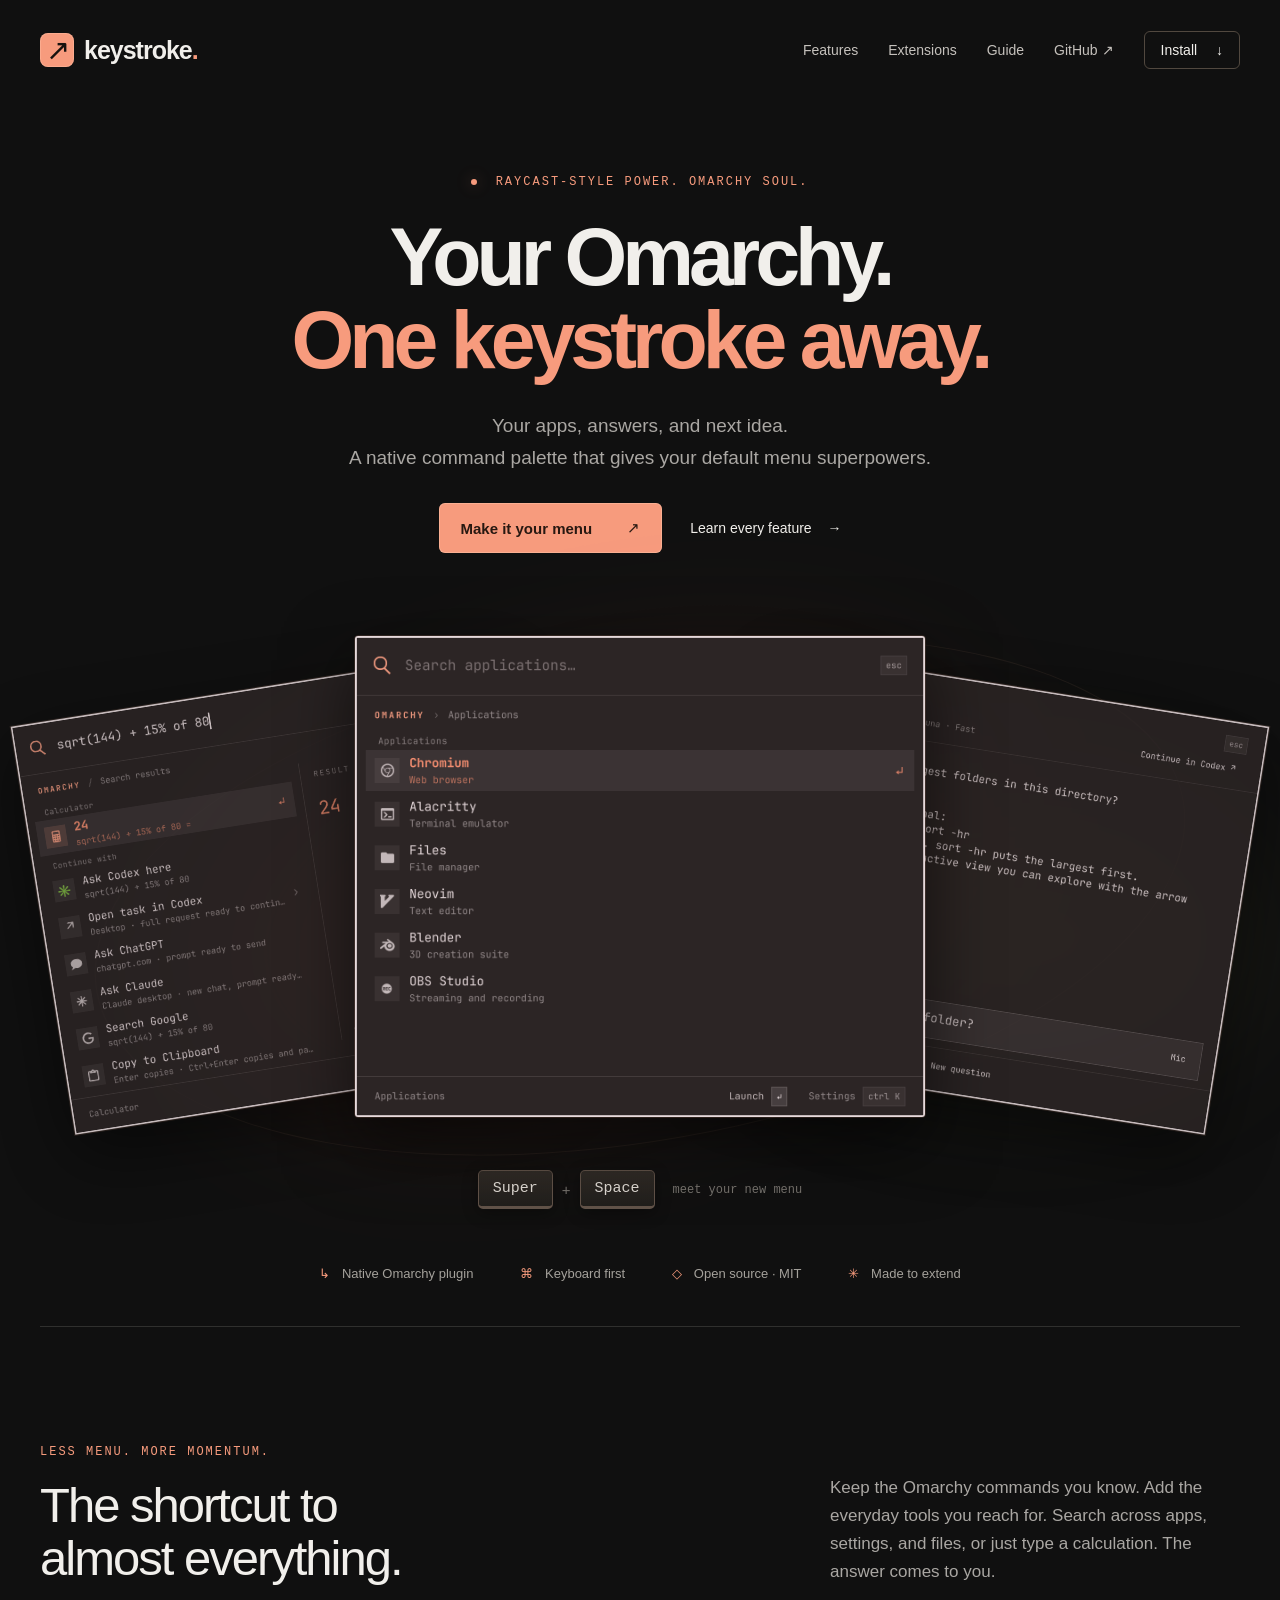
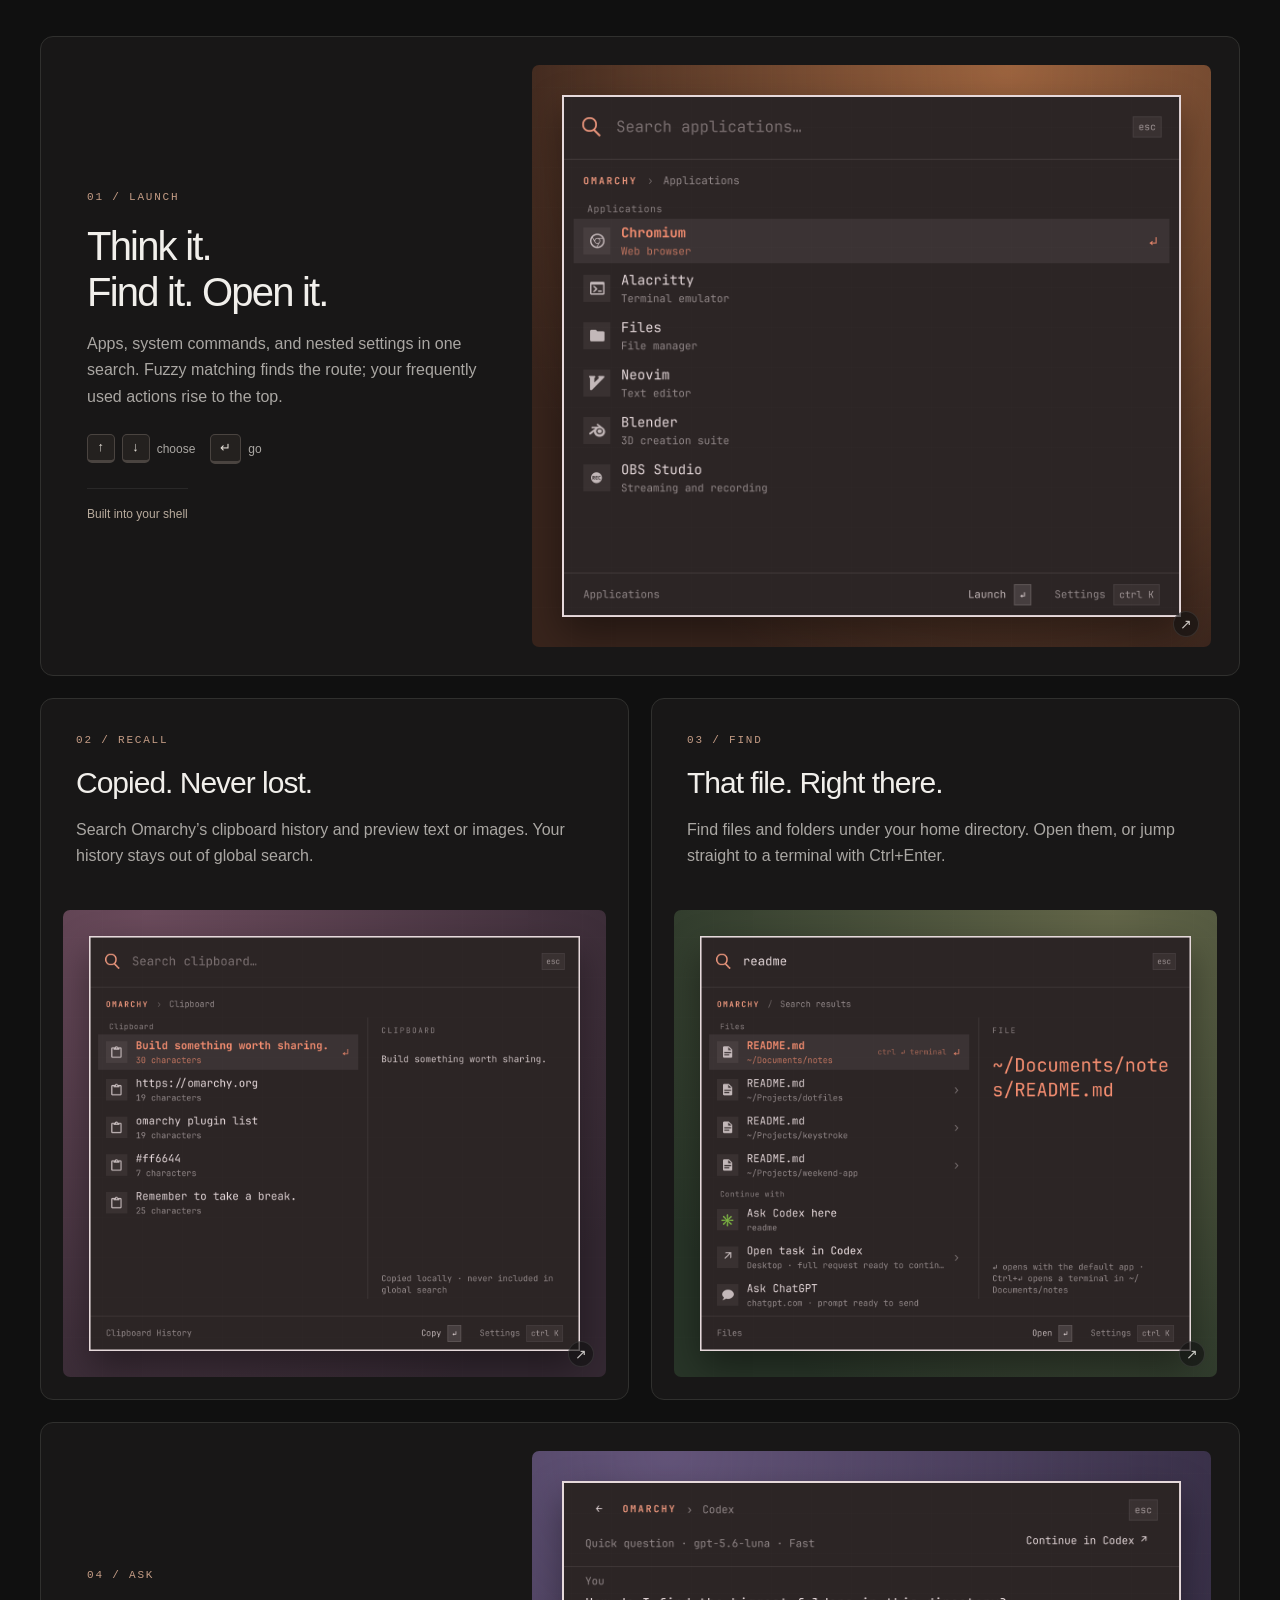
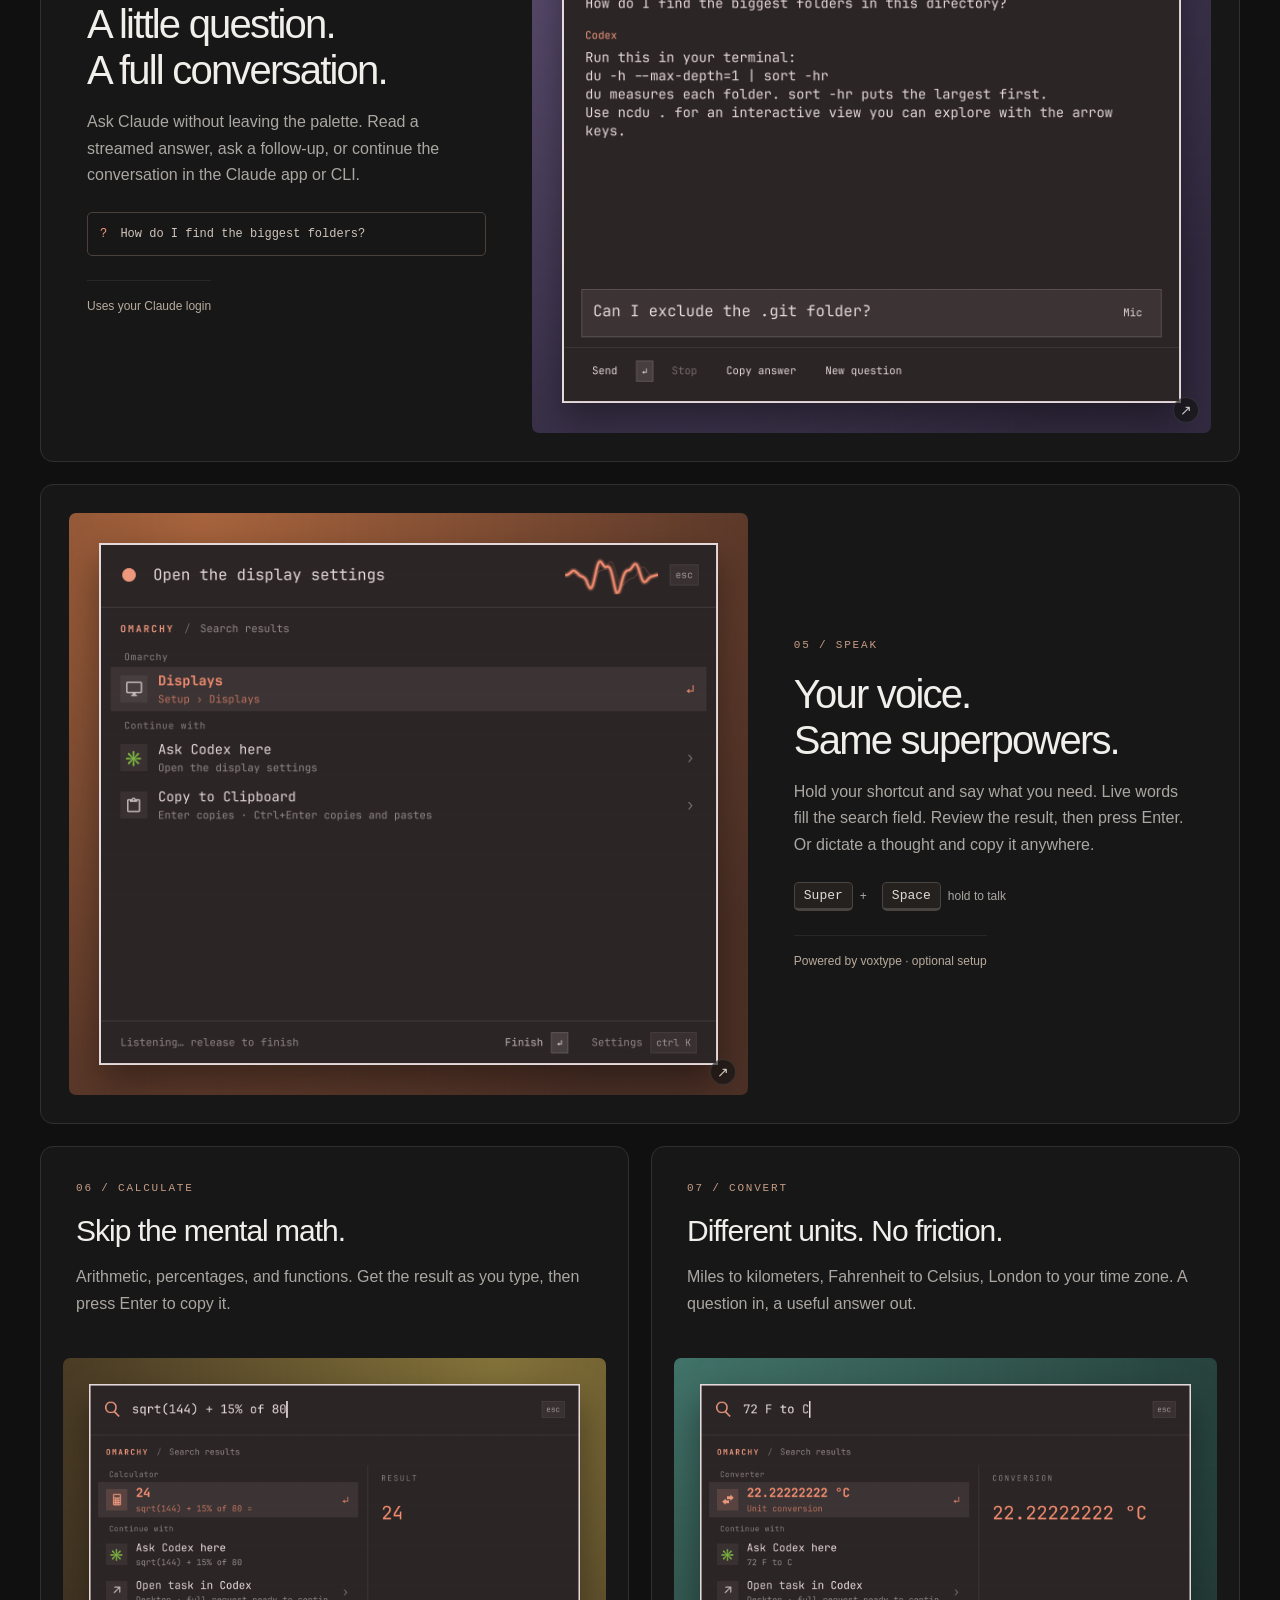
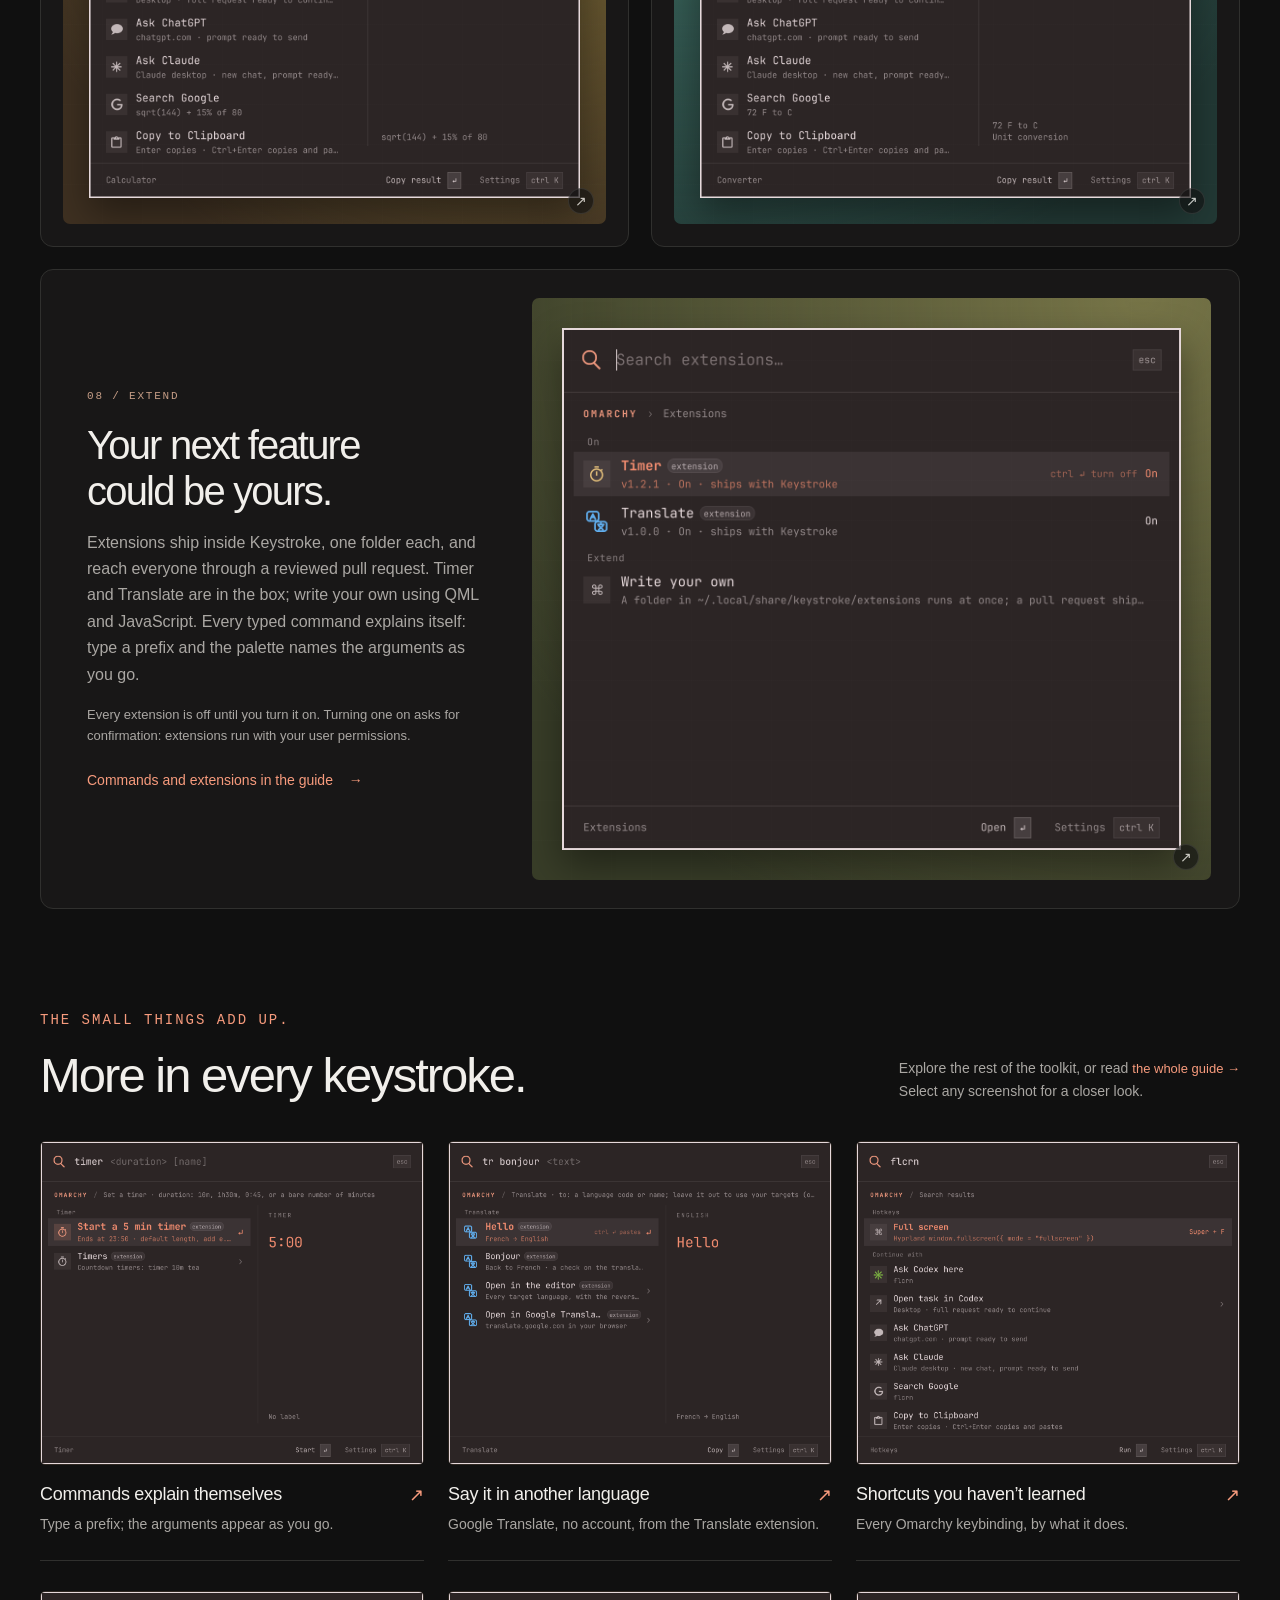
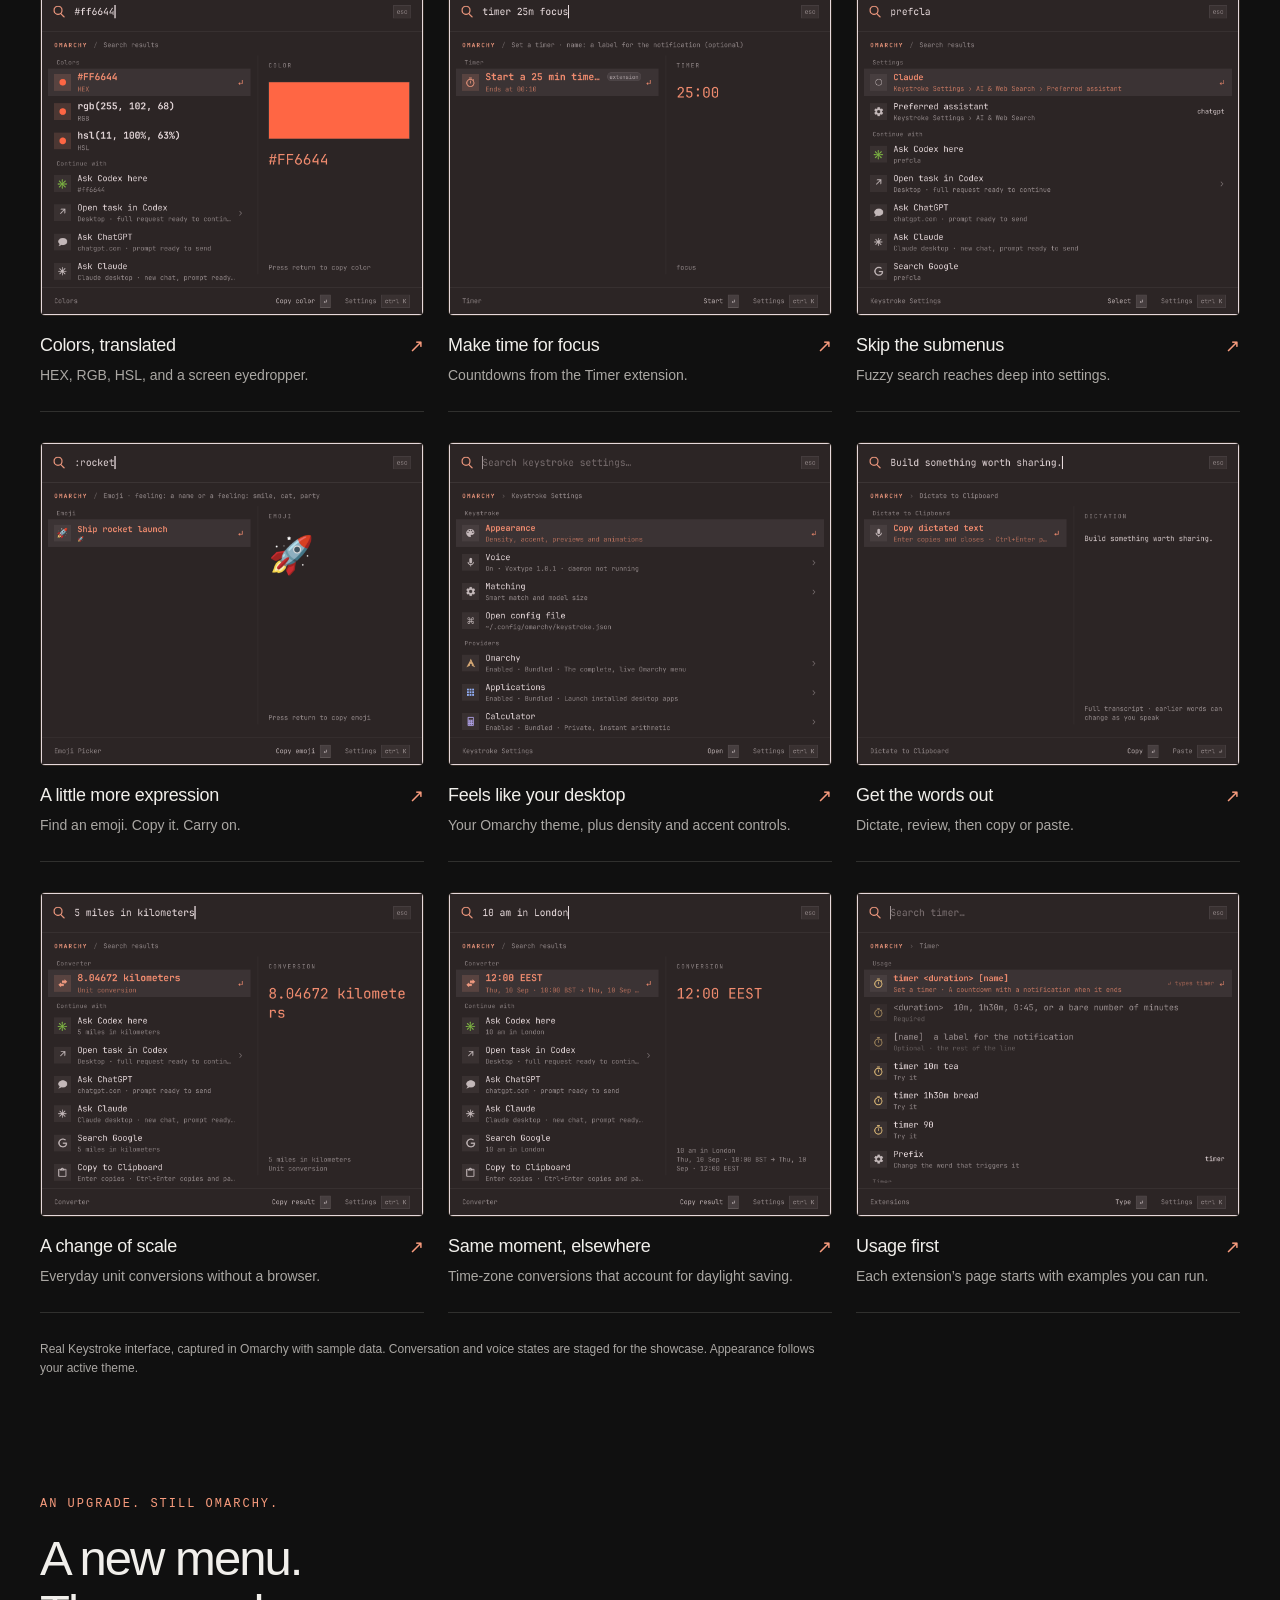
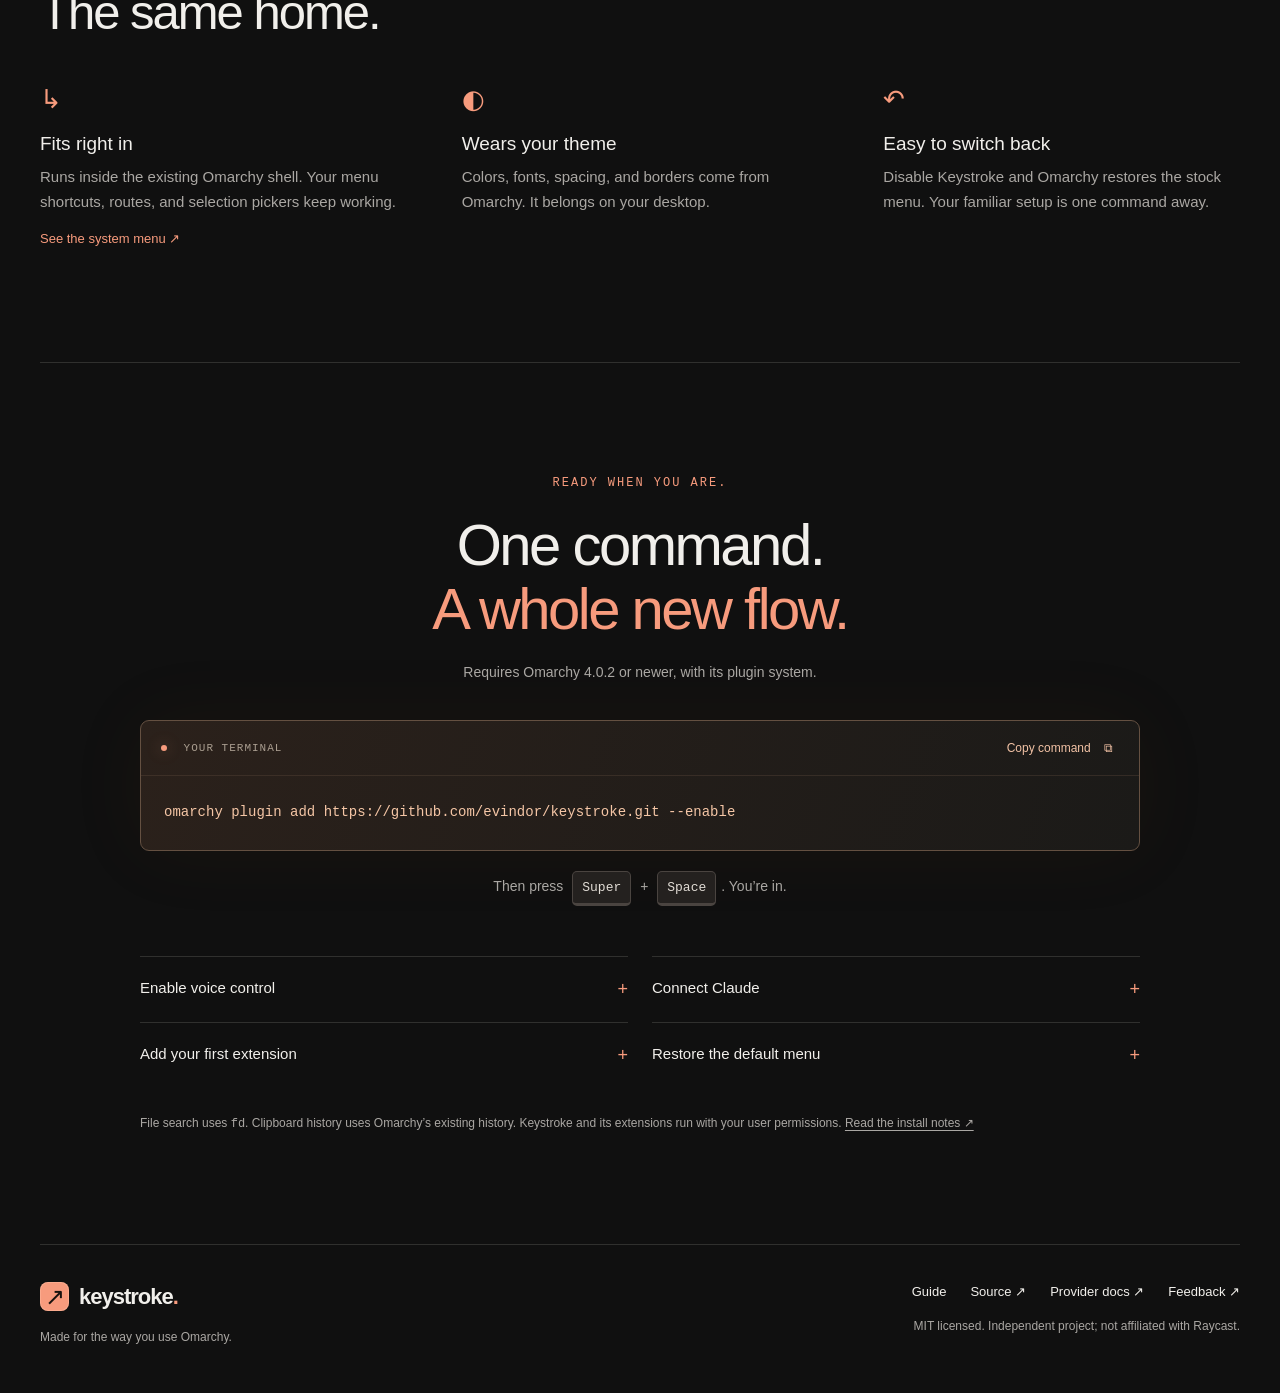
<file: site/index.html>
<!doctype html>
<html lang="en">
<head>
  <meta charset="utf-8">
  <meta name="viewport" content="width=device-width, initial-scale=1">
  <meta name="theme-color" content="#101010">
  <title>Keystroke — Raycast-style power for Omarchy</title>
  <meta name="description" content="A native, open-source upgrade to the Omarchy menu. Launch apps, search files, recall your clipboard, calculate, talk to Claude and extend your workflow. One shortcut.">
  <link rel="canonical" href="https://evindor.github.io/keystroke/">
  <meta property="og:type" content="website">
  <meta property="og:title" content="Keystroke — Your Omarchy. One keystroke away.">
  <meta property="og:description" content="Raycast-style power, native to Omarchy. Apps, clipboard, Claude, voice and extensions in one command palette.">
  <meta property="og:url" content="https://evindor.github.io/keystroke/">
  <meta property="og:image" content="https://evindor.github.io/keystroke/assets/social-card.png">
  <meta property="og:image:width" content="2400">
  <meta property="og:image:height" content="1260">
  <meta property="og:image:alt" content="Keystroke: Raycast for Omarchy, with app launcher, calculator, voice and Claude screenshots">
  <meta name="twitter:card" content="summary_large_image">
  <meta name="twitter:title" content="Keystroke — Raycast-style power for Omarchy">
  <meta name="twitter:description" content="Your apps, answers and next idea. One keystroke away.">
  <meta name="twitter:image" content="https://evindor.github.io/keystroke/assets/social-card.png">
  <link rel="icon" href="assets/icon.svg" type="image/svg+xml">
  <link rel="stylesheet" href="style.css">
  <script src="script.js" defer></script>
</head>
<body>
<a class="skip" href="#features">Skip to features</a>
<header class="nav wrap">
  <a class="brand" href="#" aria-label="Keystroke home"><span class="mark" aria-hidden="true">↗</span> keystroke<span class="brand-dot">.</span></a>
  <nav aria-label="Main navigation"><a href="#features">Features</a><a href="#extensions">Extensions</a><a href="guide/">Guide</a><a href="https://github.com/evindor/keystroke">GitHub ↗</a><a class="nav-install" href="#install">Install <span aria-hidden="true">↓</span></a></nav>
</header>
<main>
  <section class="hero wrap" aria-labelledby="headline">
    <p class="eyebrow"><span class="status-dot"></span> RAYCAST-STYLE POWER. OMARCHY SOUL.</p>
    <h1 id="headline">Your Omarchy.<br><span>One keystroke away.</span></h1>
    <p class="hero-copy">Your apps, answers, and next idea.<br>A native command palette that gives your default menu superpowers.</p>
    <div class="hero-actions"><a class="button primary" href="#install">Make it your menu <span aria-hidden="true">↗</span></a><a class="text-link" href="guide/">Learn every feature <span aria-hidden="true">→</span></a></div>
    <div class="hero-art" aria-label="Keystroke app launcher, calculator and Claude screenshots">
      <div class="orb orb-one"></div><div class="orb orb-two"></div><div class="orbit"></div>
      <img class="hero-back hero-back-left" src="assets/screenshots/calculator.png" width="2560" height="2160" alt="Calculator: sqrt(144) + 15% of 80 = 24">
      <img class="hero-back hero-back-right" src="assets/screenshots/claude.png" width="2560" height="2160" alt="A Claude answer and follow-up inside Keystroke">
      <img class="hero-front" src="assets/screenshots/apps.png" width="2560" height="2160" alt="Keystroke’s native Applications menu">
      <div class="shortcut"><kbd>Super</kbd><span>+</span><kbd>Space</kbd><span class="shortcut-caption">meet your new menu</span></div>
    </div>
    <div class="hero-facts"><span><i aria-hidden="true">↳</i> Native Omarchy plugin</span><span><i aria-hidden="true">⌘</i> Keyboard first</span><span><i aria-hidden="true">◇</i> Open source · MIT</span><span><i aria-hidden="true">✳</i> Made to extend</span></div>
  </section>

  <section class="intro wrap" id="features">
    <div><p class="eyebrow">LESS MENU. MORE MOMENTUM.</p><h2>The shortcut to<br>almost everything.</h2></div>
    <p>Keep the Omarchy commands you know. Add the everyday tools you reach for. Search across apps, settings, and files, or just type a calculation. The answer comes to you.</p>
  </section>

  <section class="showcase wrap" aria-label="Feature screenshots">
    <article class="feature wide launch">
      <div class="feature-copy"><span class="feature-number">01 / LAUNCH</span><h3>Think it.<br>Find it. Open it.</h3><p>Apps, system commands, and nested settings in one search. Fuzzy matching finds the route; your frequently used actions rise to the top.</p><div class="key-hint"><kbd>↑</kbd><kbd>↓</kbd><span>choose</span><kbd>↵</kbd><span>go</span></div><span class="feature-tag">Built into your shell</span></div>
      <button class="shot stage warm" data-image="apps" aria-label="Enlarge Applications screenshot"><img src="assets/screenshots/apps.png" width="2560" height="2160" loading="lazy" alt="Launch Chromium, Alacritty, Files, Neovim and more"><span class="zoom" aria-hidden="true">↗</span></button>
    </article>
    <div class="two-up">
      <article class="feature"><div class="feature-copy"><span class="feature-number">02 / RECALL</span><h3>Copied. Never lost.</h3><p>Search Omarchy’s clipboard history and preview text or images. Your history stays out of global search.</p></div><button class="shot stage plum" data-image="clipboard" aria-label="Enlarge Clipboard screenshot"><img src="assets/screenshots/clipboard.png" width="2560" height="2160" loading="lazy" alt="Clipboard history with sample text and a full-text preview"><span class="zoom" aria-hidden="true">↗</span></button></article>
      <article class="feature"><div class="feature-copy"><span class="feature-number">03 / FIND</span><h3>That file. Right there.</h3><p>Find files and folders under your home directory. Open them, or jump straight to a terminal with Ctrl+Enter.</p></div><button class="shot stage sage" data-image="files" aria-label="Enlarge File search screenshot"><img src="assets/screenshots/files.png" width="2560" height="2160" loading="lazy" alt="Search for README files in sample project folders"><span class="zoom" aria-hidden="true">↗</span></button></article>
    </div>
    <article class="feature wide intelligence">
      <div class="feature-copy"><span class="feature-number">04 / ASK</span><h3>A little question.<br>A full conversation.</h3><p>Ask Claude without leaving the palette. Read a streamed answer, ask a follow-up, or continue the conversation in the Claude app or CLI.</p><div class="query-example"><span>?</span> How do I find the biggest folders?</div><span class="feature-tag">Uses your Claude login</span></div>
      <button class="shot stage violet" data-image="claude" aria-label="Enlarge Claude conversation screenshot"><img src="assets/screenshots/claude.png" width="2560" height="2160" loading="lazy" alt="An example Claude conversation about finding large folders"><span class="zoom" aria-hidden="true">↗</span></button>
    </article>
    <article class="feature wide voice-feature">
      <button class="shot stage rust" data-image="voice" aria-label="Enlarge Voice control screenshot"><img src="assets/screenshots/voice.png" width="2560" height="2160" loading="lazy" alt="Live voice waveform beside Open the display settings"><span class="zoom" aria-hidden="true">↗</span></button>
      <div class="feature-copy"><span class="feature-number">05 / SPEAK</span><h3>Your voice.<br>Same superpowers.</h3><p>Hold your shortcut and say what you need. Live words fill the search field. Review the result, then press Enter. Or dictate a thought and copy it anywhere.</p><div class="key-hint"><kbd>Super</kbd><span>+</span><kbd>Space</kbd><span>hold to talk</span></div><span class="feature-tag">Powered by voxtype · optional setup</span></div>
    </article>
    <div class="two-up">
      <article class="feature"><div class="feature-copy"><span class="feature-number">06 / CALCULATE</span><h3>Skip the mental math.</h3><p>Arithmetic, percentages, and functions. Get the result as you type, then press Enter to copy it.</p></div><button class="shot stage ochre" data-image="calculator" aria-label="Enlarge Calculator screenshot"><img src="assets/screenshots/calculator.png" width="2560" height="2160" loading="lazy" alt="A calculation returning 24 with an answer preview"><span class="zoom" aria-hidden="true">↗</span></button></article>
      <article class="feature"><div class="feature-copy"><span class="feature-number">07 / CONVERT</span><h3>Different units. No friction.</h3><p>Miles to kilometers, Fahrenheit to Celsius, London to your time zone. A question in, a useful answer out.</p></div><button class="shot stage teal" data-image="converter" aria-label="Enlarge Conversion screenshot"><img src="assets/screenshots/converter.png" width="2560" height="2160" loading="lazy" alt="Convert 72 degrees Fahrenheit to Celsius"><span class="zoom" aria-hidden="true">↗</span></button></article>
    </div>
    <article class="feature wide extension-feature" id="extensions">
      <div class="feature-copy"><span class="feature-number">08 / EXTEND</span><h3>Your next feature<br>could be yours.</h3><p>Extensions ship inside Keystroke, one folder each, and reach everyone through a reviewed pull request. Timer and Translate are in the box; write your own using QML and JavaScript. Every typed command explains itself: type a prefix and the palette names the arguments as you go.</p><p class="small-copy">Every extension is off until you turn it on. Turning one on asks for confirmation: extensions run with your user permissions.</p><a class="text-link" href="guide/#commands">Commands and extensions in the guide <span aria-hidden="true">→</span></a></div>
      <button class="shot stage olive" data-image="extensions" aria-label="Enlarge Extensions screenshot"><img src="assets/screenshots/extensions.png" width="2560" height="2160" loading="lazy" alt="The Extensions screen with Timer and Translate on"><span class="zoom" aria-hidden="true">↗</span></button>
    </article>
  </section>

  <section class="details wrap" aria-labelledby="more-heading">
    <div class="section-heading"><div><p class="eyebrow">THE SMALL THINGS ADD UP.</p><h2 id="more-heading">More in every keystroke.</h2></div><p>Explore the rest of the toolkit, or read <a class="native-shot" href="guide/">the whole guide →</a><br>Select any screenshot for a closer look.</p></div>
    <div class="mini-grid" id="mini-gallery">
      <a class="mini" href="assets/screenshots/commands.png" data-image="commands"><img src="assets/screenshots/commands.png" width="2560" height="2160" loading="lazy" alt="timer typed, with duration and name placeholders after the caret and a hint line under the field"><h3>Commands explain themselves <span>↗</span></h3><p>Type a prefix; the arguments appear as you go.</p></a>
      <a class="mini" href="assets/screenshots/translate.png" data-image="translate"><img src="assets/screenshots/translate.png" width="2560" height="2160" loading="lazy" alt="tr bonjour answered with Hello and the reverse translation"><h3>Say it in another language <span>↗</span></h3><p>Google Translate, no account, from the Translate extension.</p></a>
      <a class="mini" href="assets/screenshots/hotkeys-search.png" data-image="hotkeys-search"><img src="assets/screenshots/hotkeys-search.png" width="2560" height="2160" loading="lazy" alt="flcrn finds Full screen with Super + F next to it"><h3>Shortcuts you haven’t learned <span>↗</span></h3><p>Every Omarchy keybinding, by what it does.</p></a>
      <a class="mini" href="assets/screenshots/colors.png" data-image="colors"><img src="assets/screenshots/colors.png" width="2560" height="2160" loading="lazy" alt="Color swatch with HEX, RGB and HSL values"><h3>Colors, translated <span>↗</span></h3><p>HEX, RGB, HSL, and a screen eyedropper.</p></a>
      <a class="mini" href="assets/screenshots/timer.png" data-image="timer"><img src="assets/screenshots/timer.png" width="2560" height="2160" loading="lazy" alt="Start a 25-minute focus timer"><h3>Make time for focus <span>↗</span></h3><p>Countdowns from the Timer extension.</p></a>
      <a class="mini" href="assets/screenshots/fuzzy.png" data-image="fuzzy"><img src="assets/screenshots/fuzzy.png" width="2560" height="2160" loading="lazy" alt="prefcla finds the preferred assistant setting for Claude"><h3>Skip the submenus <span>↗</span></h3><p>Fuzzy search reaches deep into settings.</p></a>
      <a class="mini" href="assets/screenshots/emoji.png" data-image="emoji"><img src="assets/screenshots/emoji.png" width="2560" height="2160" loading="lazy" alt="Find and copy the rocket emoji"><h3>A little more expression <span>↗</span></h3><p>Find an emoji. Copy it. Carry on.</p></a>
      <a class="mini" href="assets/screenshots/settings.png" data-image="settings"><img src="assets/screenshots/settings.png" width="2560" height="2160" loading="lazy" alt="Keystroke settings for appearance, providers and voice"><h3>Feels like your desktop <span>↗</span></h3><p>Your Omarchy theme, plus density and accent controls.</p></a>
      <a class="mini" href="assets/screenshots/dictation.png" data-image="dictation"><img src="assets/screenshots/dictation.png" width="2560" height="2160" loading="lazy" alt="Dictate to Clipboard with a sample sentence"><h3>Get the words out <span>↗</span></h3><p>Dictate, review, then copy or paste.</p></a>
      <a class="mini" href="assets/screenshots/units.png" data-image="units"><img src="assets/screenshots/units.png" width="2560" height="2160" loading="lazy" alt="Convert five miles to kilometers"><h3>A change of scale <span>↗</span></h3><p>Everyday unit conversions without a browser.</p></a>
      <a class="mini" href="assets/screenshots/timezone.png" data-image="timezone"><img src="assets/screenshots/timezone.png" width="2560" height="2160" loading="lazy" alt="London time converted to Tallinn time"><h3>Same moment, elsewhere <span>↗</span></h3><p>Time-zone conversions that account for daylight saving.</p></a>
      <a class="mini" href="assets/screenshots/extension-detail.png" data-image="extension-detail"><img src="assets/screenshots/extension-detail.png" width="2560" height="2160" loading="lazy" alt="The Timer extension page with its usage, runnable examples and prefix"><h3>Usage first <span>↗</span></h3><p>Each extension’s page starts with examples you can run.</p></a>
    </div>
    <p class="capture-note">Real Keystroke interface, captured in Omarchy with sample data. Conversation and voice states are staged for the showcase. Appearance follows your active theme.</p>
  </section>

  <section class="native wrap">
    <p class="eyebrow">AN UPGRADE. STILL OMARCHY.</p>
    <h2>A new menu.<br>The same home.</h2>
    <div class="native-grid"><div><span aria-hidden="true">↳</span><h3>Fits right in</h3><p>Runs inside the existing Omarchy shell. Your menu shortcuts, routes, and selection pickers keep working.</p><a class="native-shot" href="assets/screenshots/omarchy.png">See the system menu ↗</a></div><div><span aria-hidden="true">◐</span><h3>Wears your theme</h3><p>Colors, fonts, spacing, and borders come from Omarchy. It belongs on your desktop.</p></div><div><span aria-hidden="true">↶</span><h3>Easy to switch back</h3><p>Disable Keystroke and Omarchy restores the stock menu. Your familiar setup is one command away.</p></div></div>
  </section>

  <section class="install wrap" id="install">
    <div class="install-heading"><p class="eyebrow">READY WHEN YOU ARE.</p><h2>One command.<br><span>A whole new flow.</span></h2><p>Requires Omarchy 4.0.2 or newer, with its plugin system.</p></div>
    <div class="command-box"><div class="command-top"><span><span class="status-dot"></span> YOUR TERMINAL</span><button class="copy-button" data-copy="install-command">Copy command <span aria-hidden="true">⧉</span></button></div><pre><code id="install-command">omarchy plugin add https://github.com/evindor/keystroke.git --enable</code></pre></div>
    <p class="after-install">Then press <kbd>Super</kbd> + <kbd>Space</kbd>. You’re in.</p>
    <div class="setup-grid">
      <details><summary>Enable voice control <span>+</span></summary><p>Install voxtype through <strong>Omarchy → Install → AI → Dictation</strong>, then open <strong>Keystroke Settings → Voice</strong> and enable the hold-to-talk bindings. A second tap of your shortcut can also start listening.</p><p>Keystroke uses your normal Voxtype service and settings without replacing or rewriting them. Current releases fill the query after transcription finishes; live partials will appear automatically when supported upstream.</p><a href="https://github.com/evindor/keystroke#voice">Full voice setup ↗</a></details>
      <details><summary>Connect Claude <span>+</span></summary><p>Install the Claude Code CLI (<strong>2.0.0 or newer</strong>) and sign in with <code>claude</code>. Type <code>? </code> before your question or select <strong>Ask Claude here</strong>.</p><p>The integration uses your own Claude access and its usage limits. Choose the model, effort level, where new tasks open, and a working folder in <strong>Settings → Claude</strong>.</p><a href="https://github.com/evindor/keystroke#claude-inside-keystroke">Compatibility and setup ↗</a></details>
      <details><summary>Add your first extension <span>+</span></summary><p>Type <code>ext</code>, open <strong>Extensions</strong>, pick Timer or Translate and confirm <strong>Enabled</strong>. Extensions ship with Keystroke and stay off until you turn them on; the status line then tells you what to type.</p><p>Extensions run unsandboxed with your permissions once enabled, like Keystroke itself.</p><a href="https://github.com/evindor/keystroke/tree/main/extensions/timer">Explore the Timer template ↗</a></details>
      <details><summary>Restore the default menu <span>+</span></summary><p>To disable Keystroke and restore the stock Omarchy menu:</p><pre><code>omarchy plugin disable evindor.keystroke</code></pre><p>To remove it completely:</p><pre><code>omarchy plugin remove evindor.keystroke</code></pre></details>
    </div>
    <p class="install-note">File search uses <code>fd</code>. Clipboard history uses Omarchy’s existing history. Keystroke and its extensions run with your user permissions. <a href="https://github.com/evindor/keystroke#install">Read the install notes ↗</a></p>
  </section>
</main>
<footer class="wrap"><div><a class="brand" href="#"><span class="mark" aria-hidden="true">↗</span> keystroke<span class="brand-dot">.</span></a><p>Made for the way you use Omarchy.</p></div><div><a href="guide/">Guide</a><a href="https://github.com/evindor/keystroke">Source ↗</a><a href="https://github.com/evindor/keystroke/blob/main/docs/providers.md">Provider docs ↗</a><a href="https://github.com/evindor/keystroke/issues">Feedback ↗</a><p>MIT licensed. Independent project; not affiliated with Raycast.</p></div></footer>
<dialog id="lightbox" aria-labelledby="lightbox-title"><div class="lightbox-bar"><h2 id="lightbox-title">Keystroke screenshot</h2><button id="close-lightbox" aria-label="Close screenshot">Close <kbd>Esc</kbd></button></div><img id="lightbox-image" alt=""><p>Native interface · sample data</p></dialog>
<p class="sr-only" role="status" id="copy-status"></p>
</body>
</html>
</file>
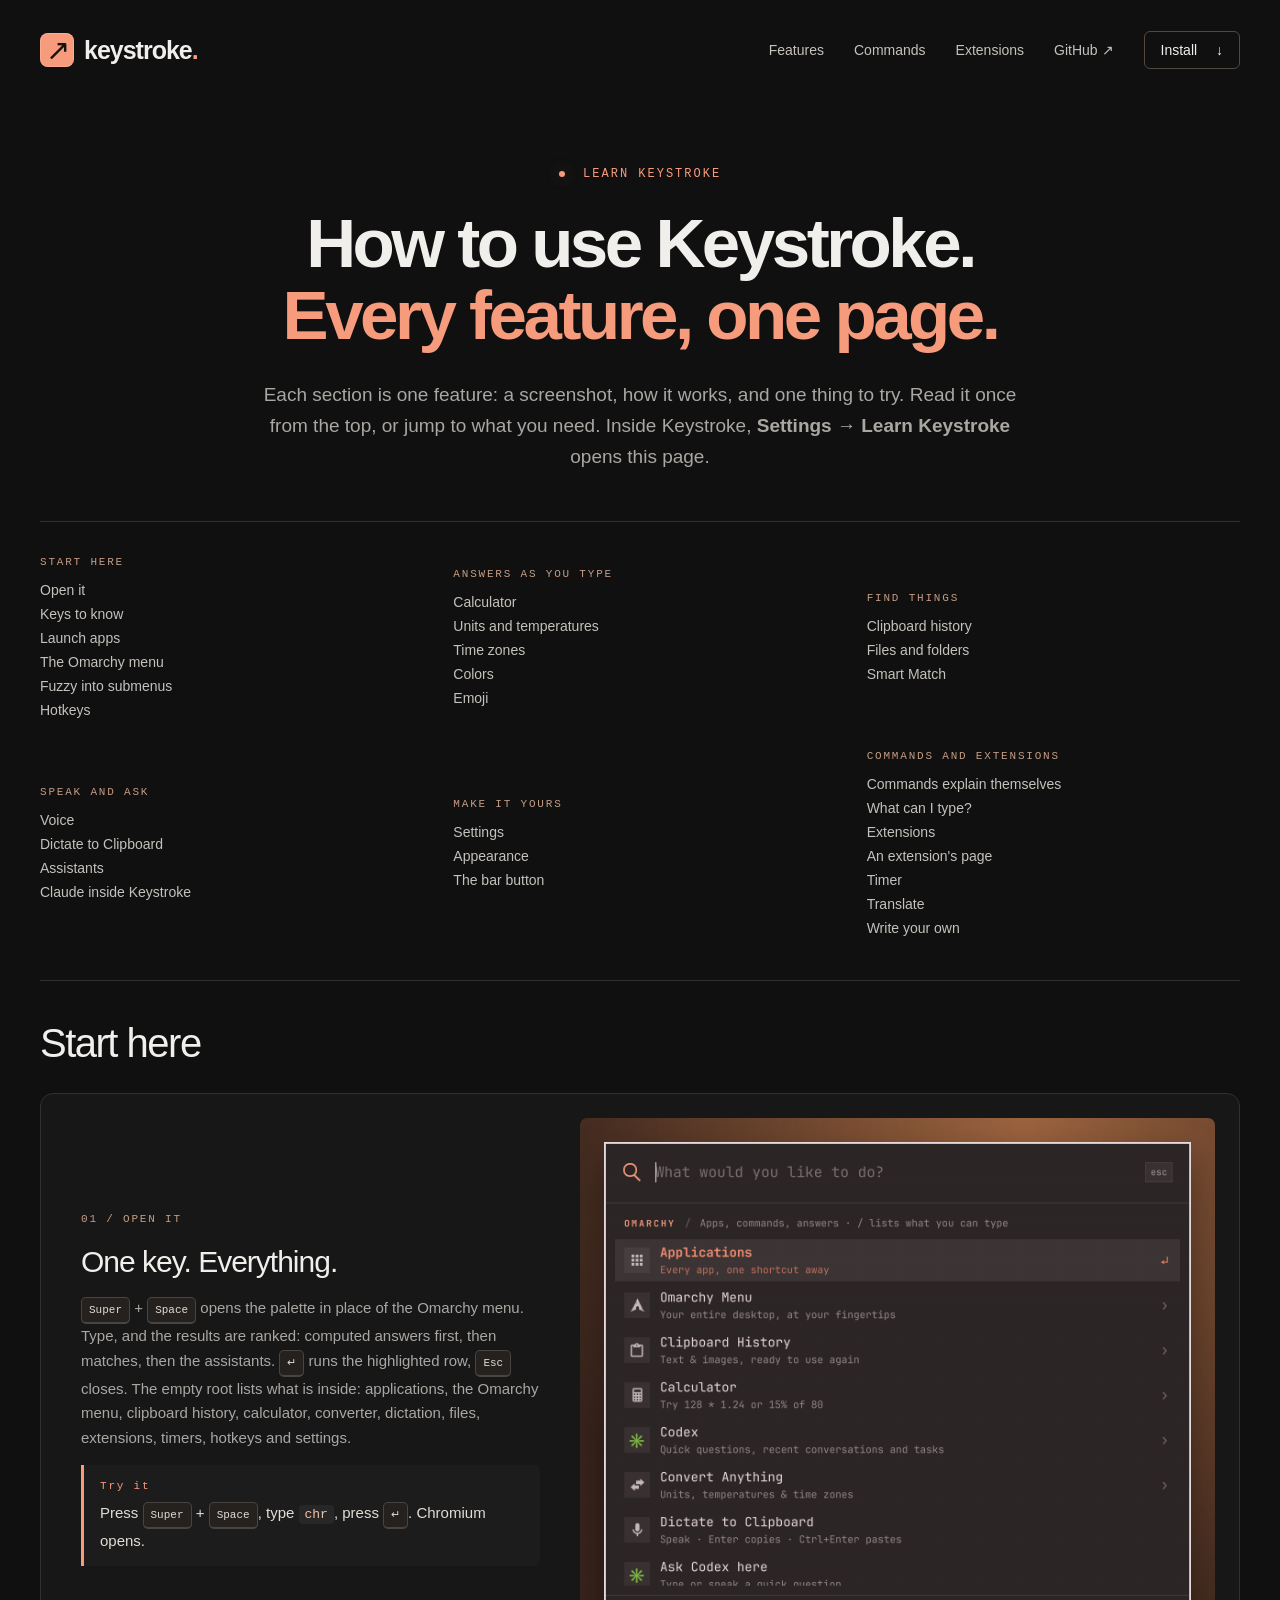
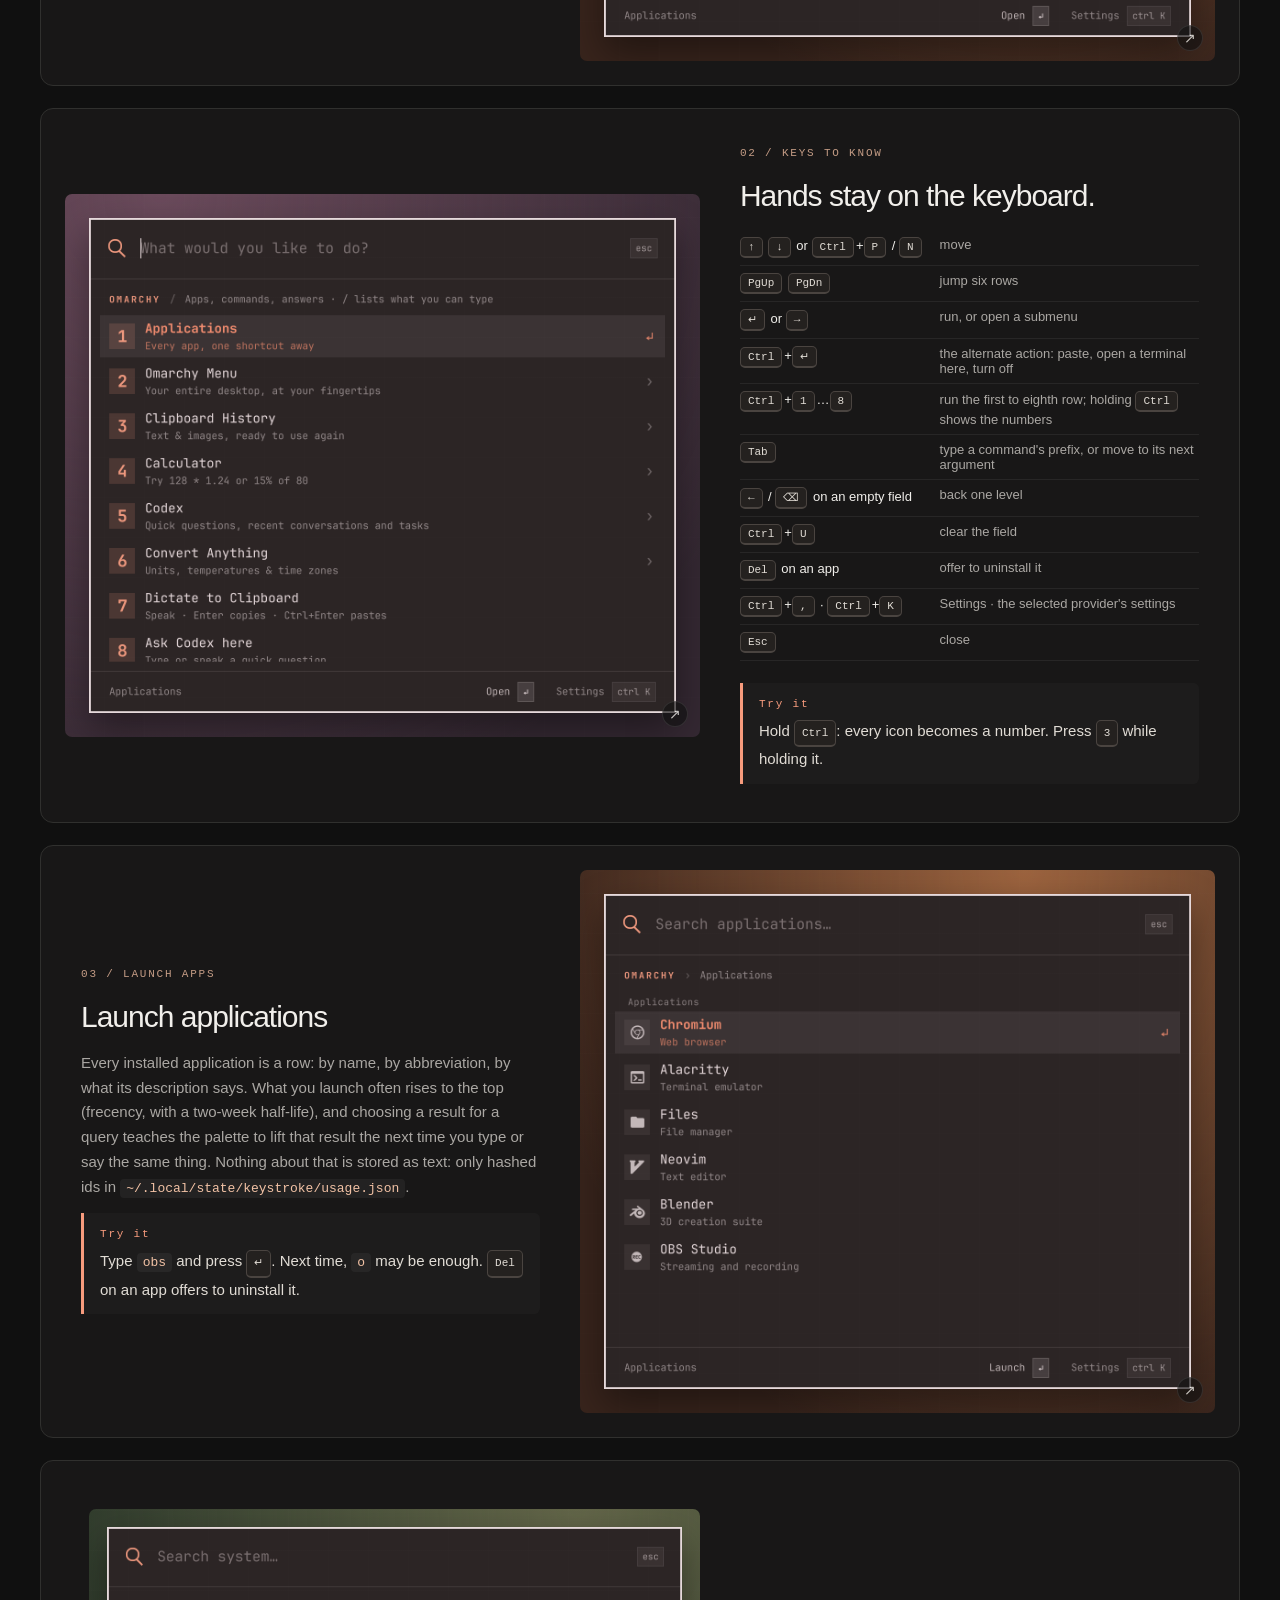
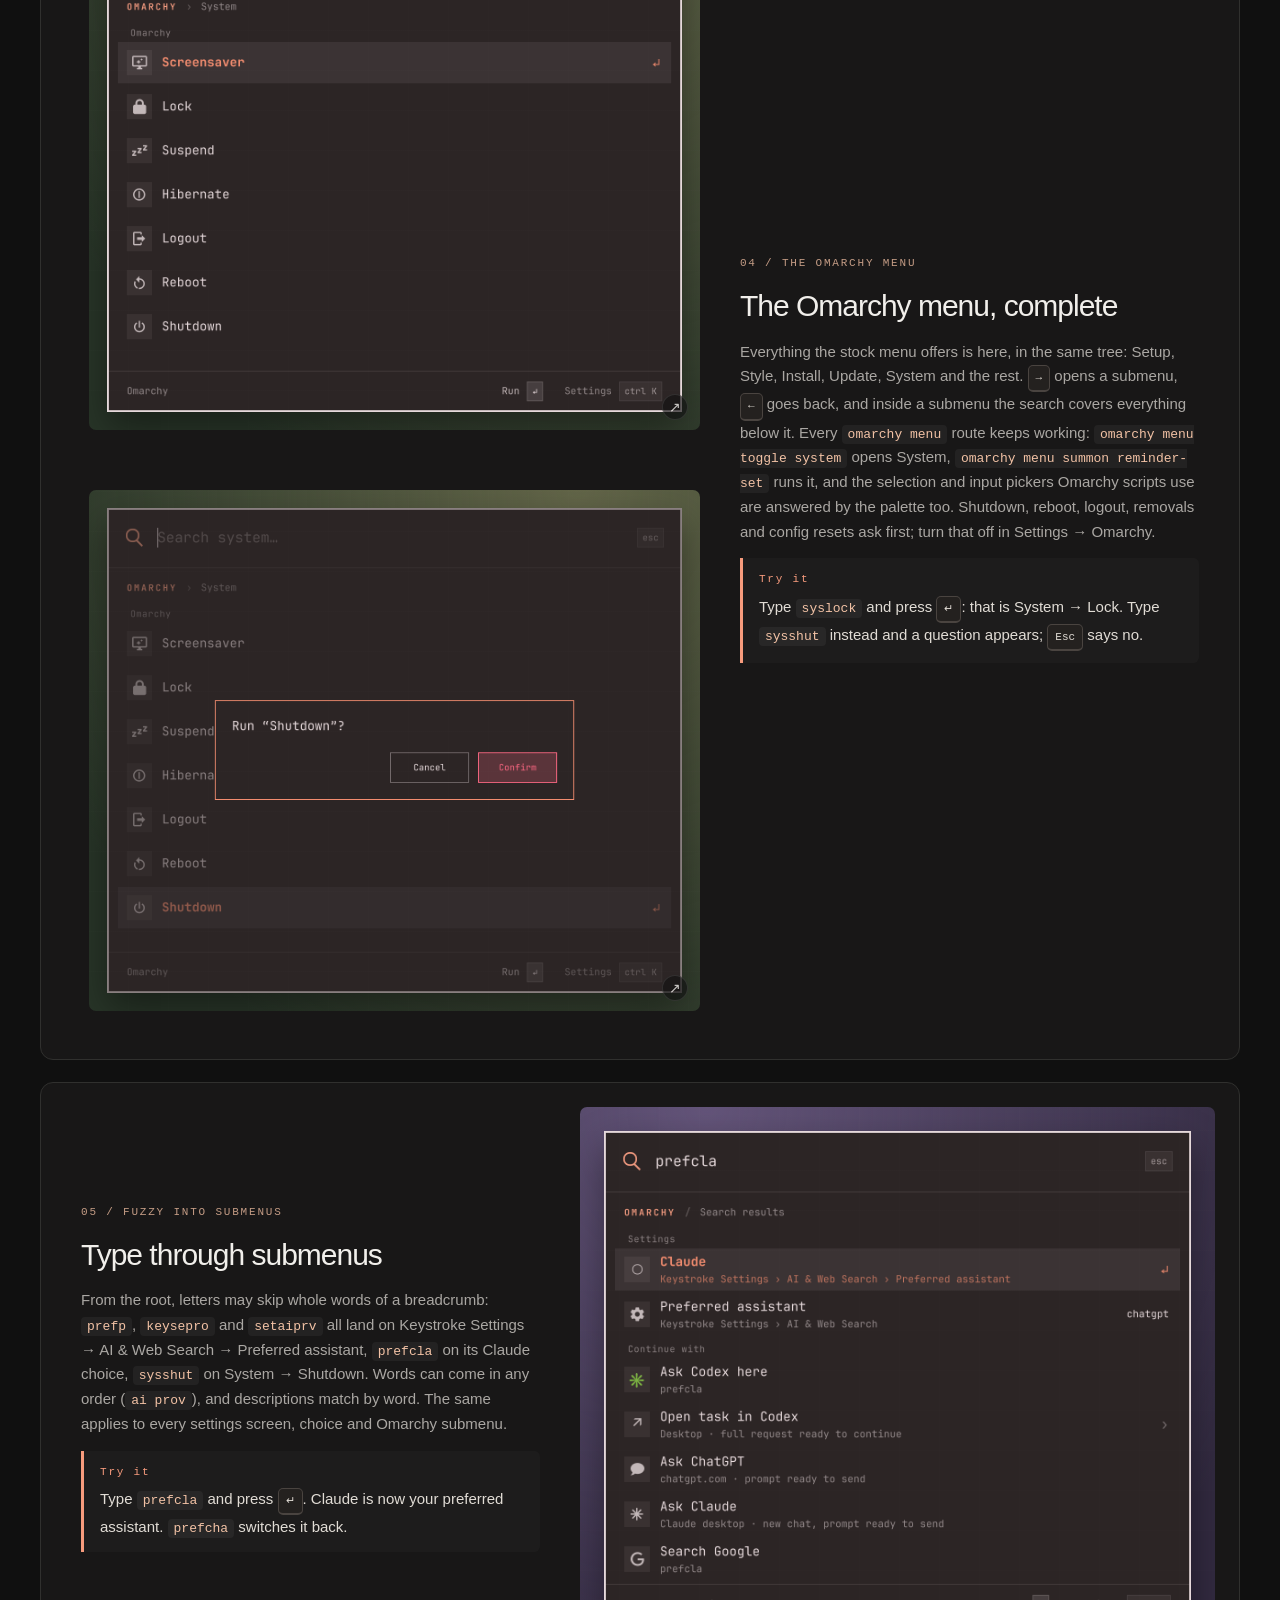
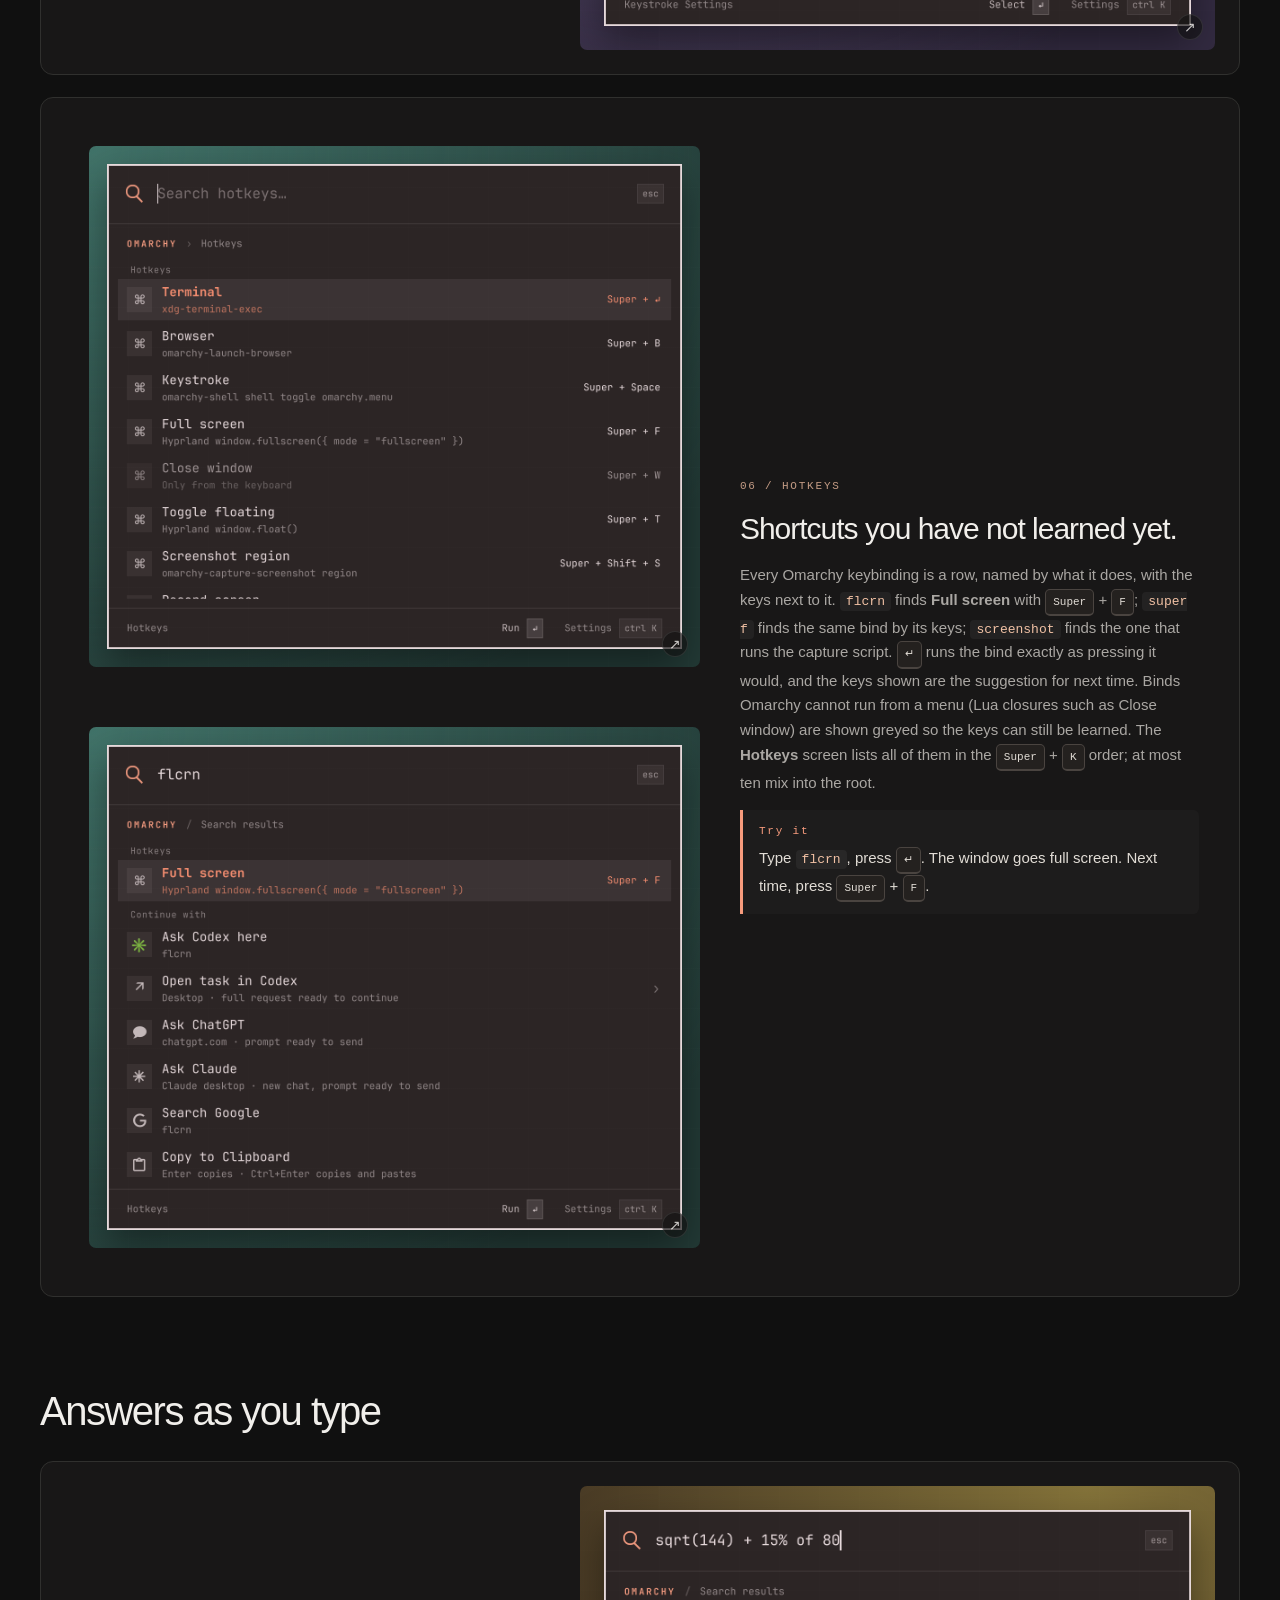
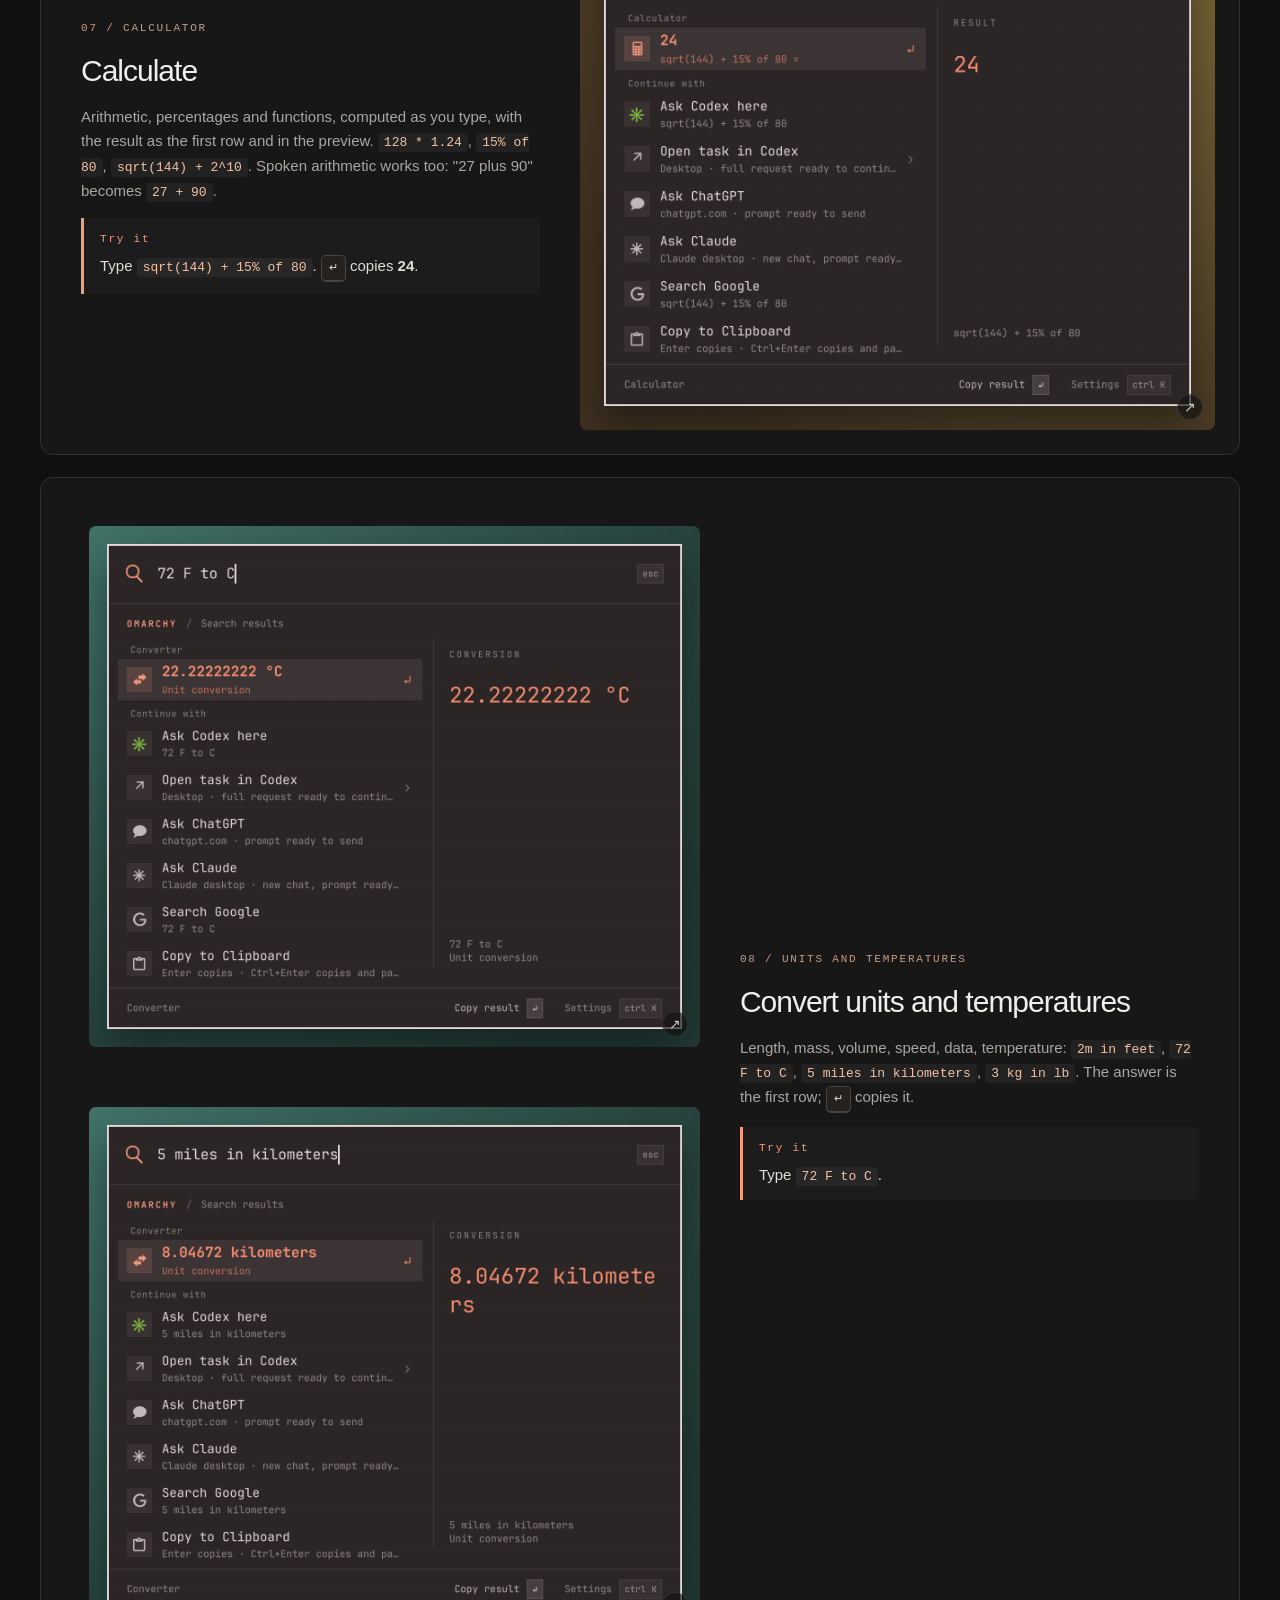
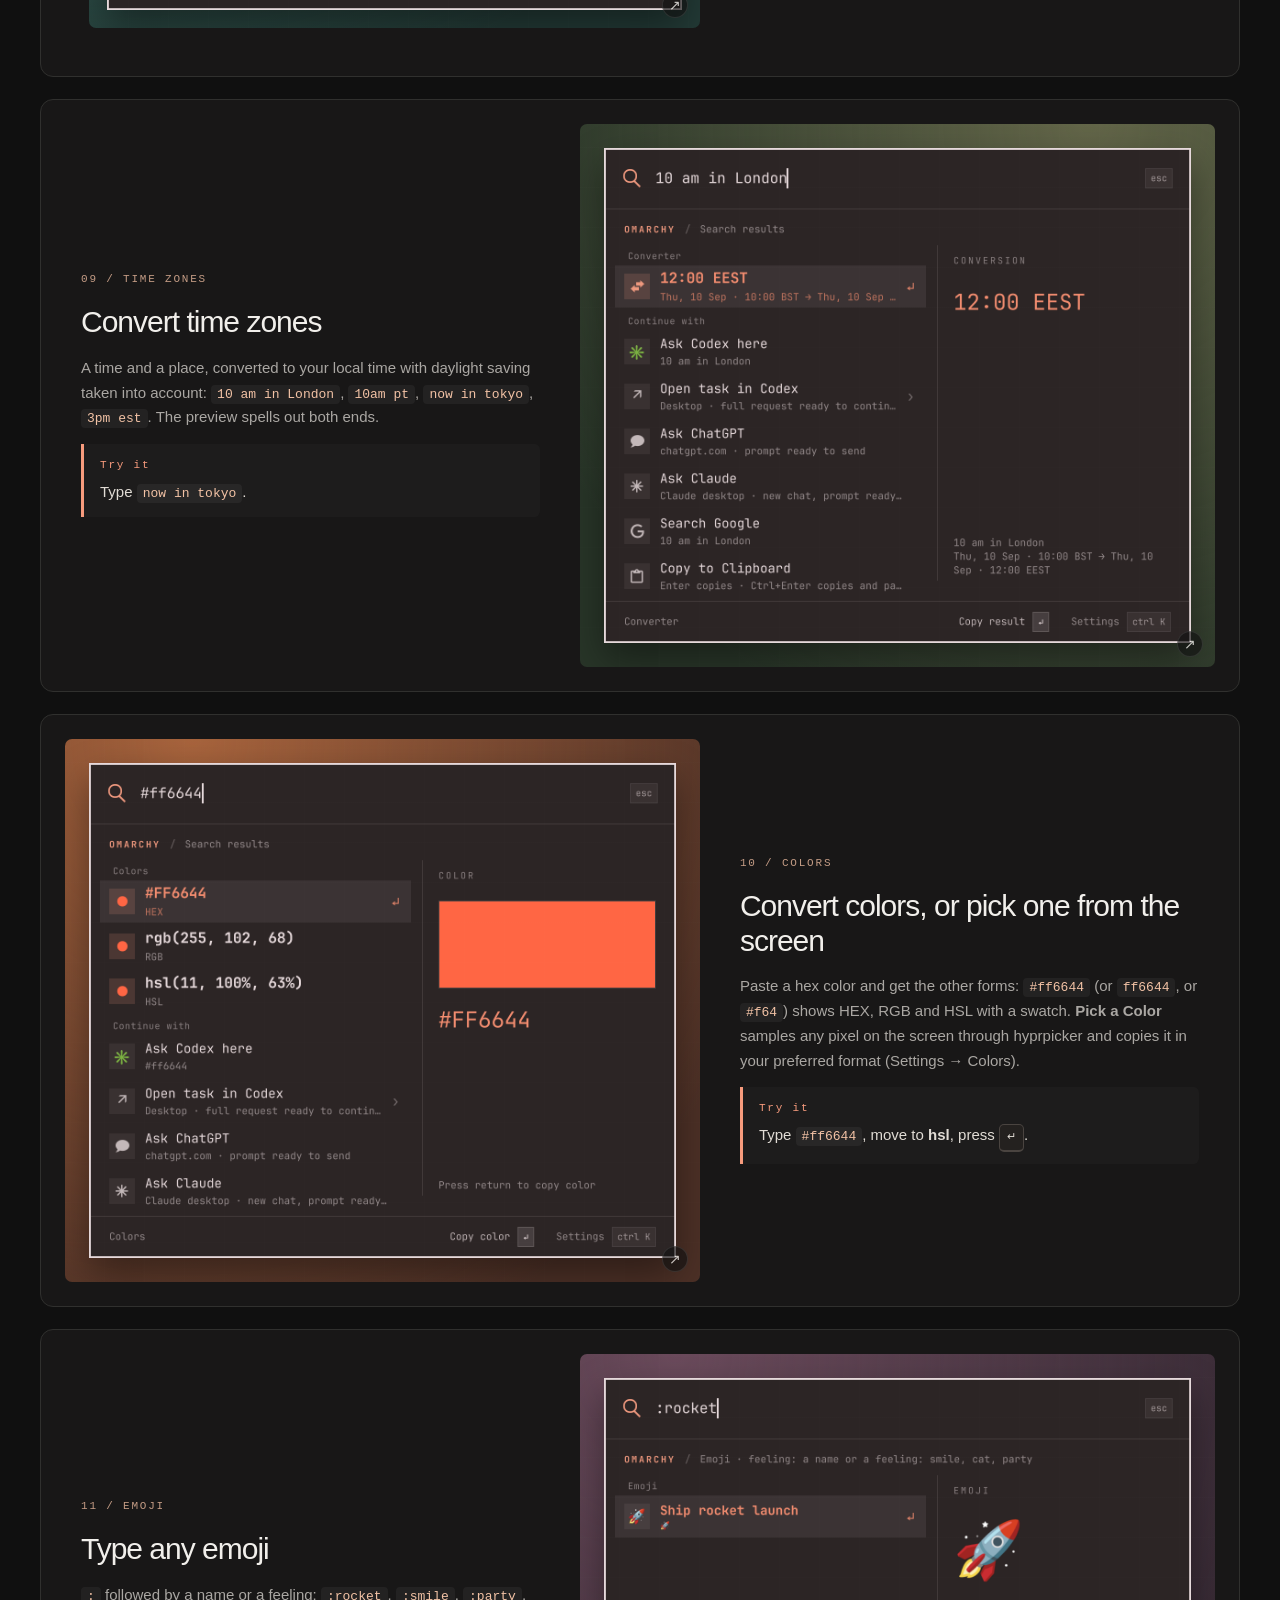
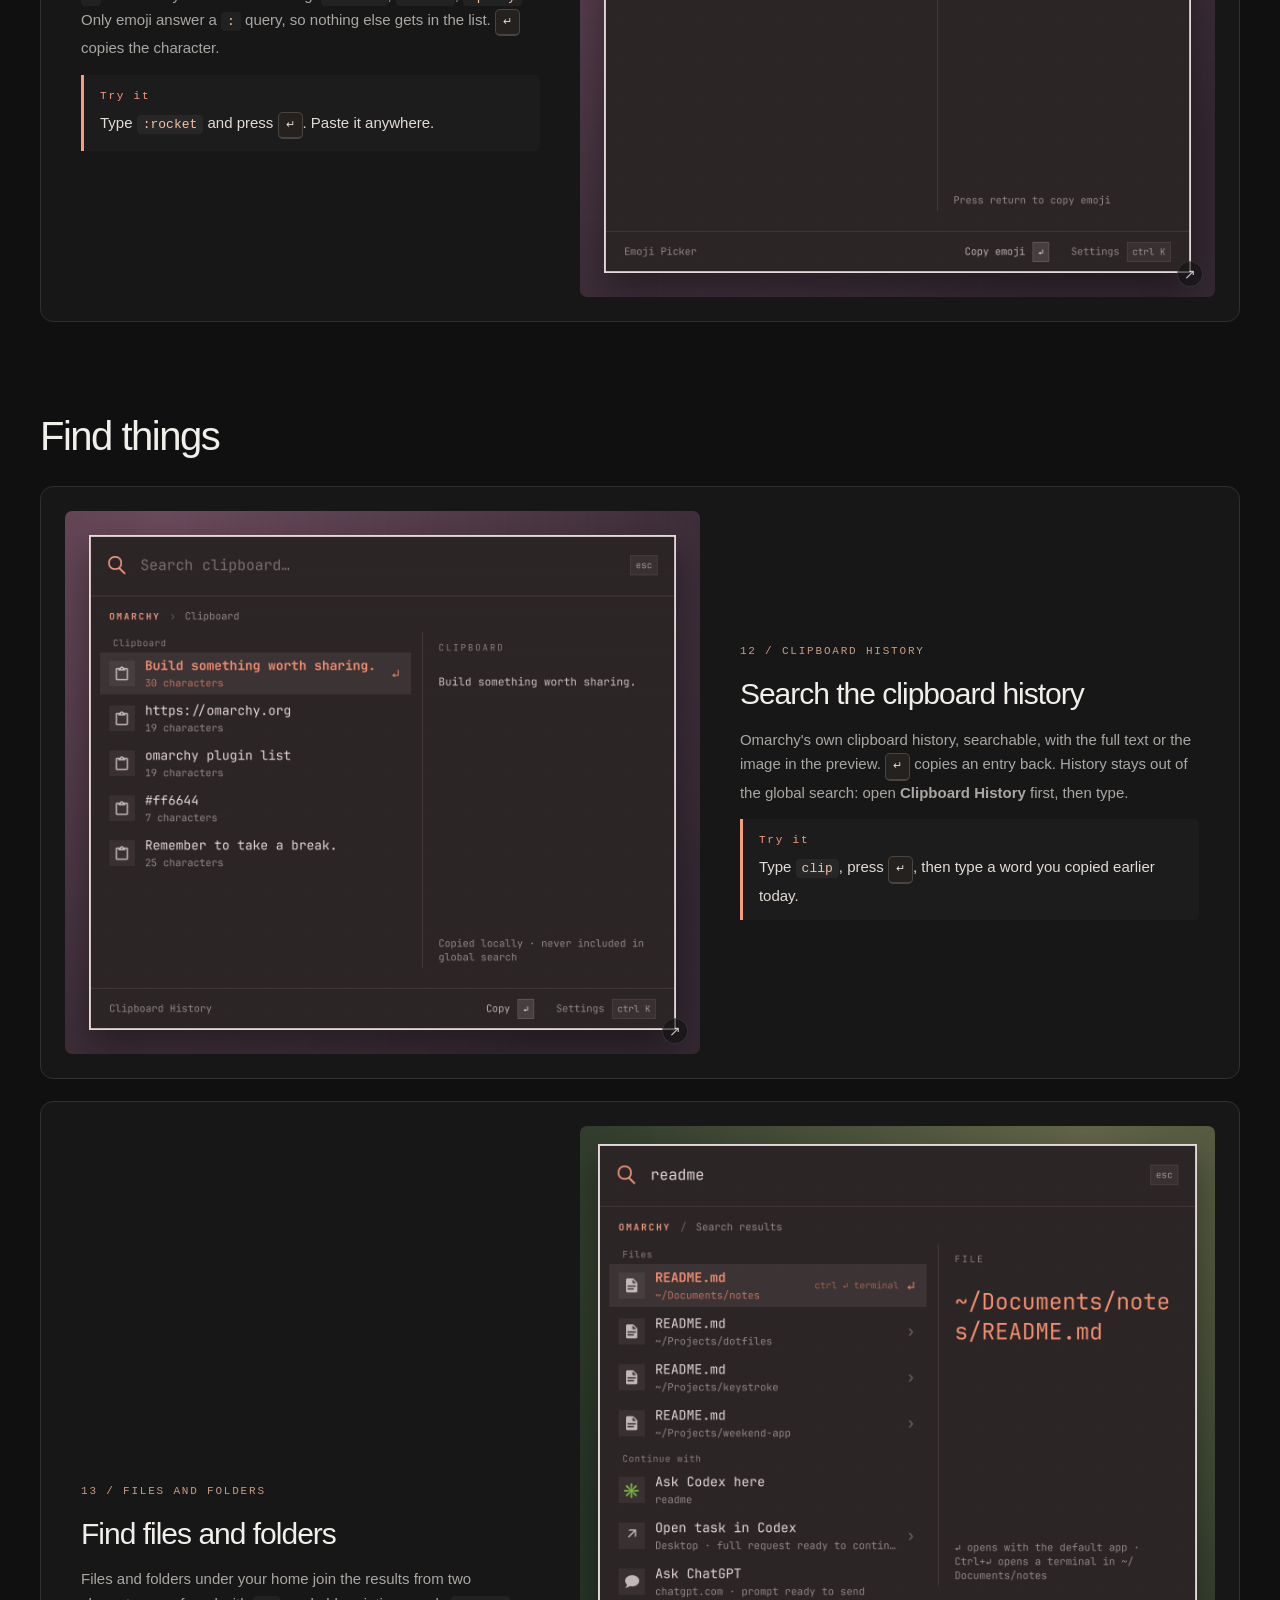
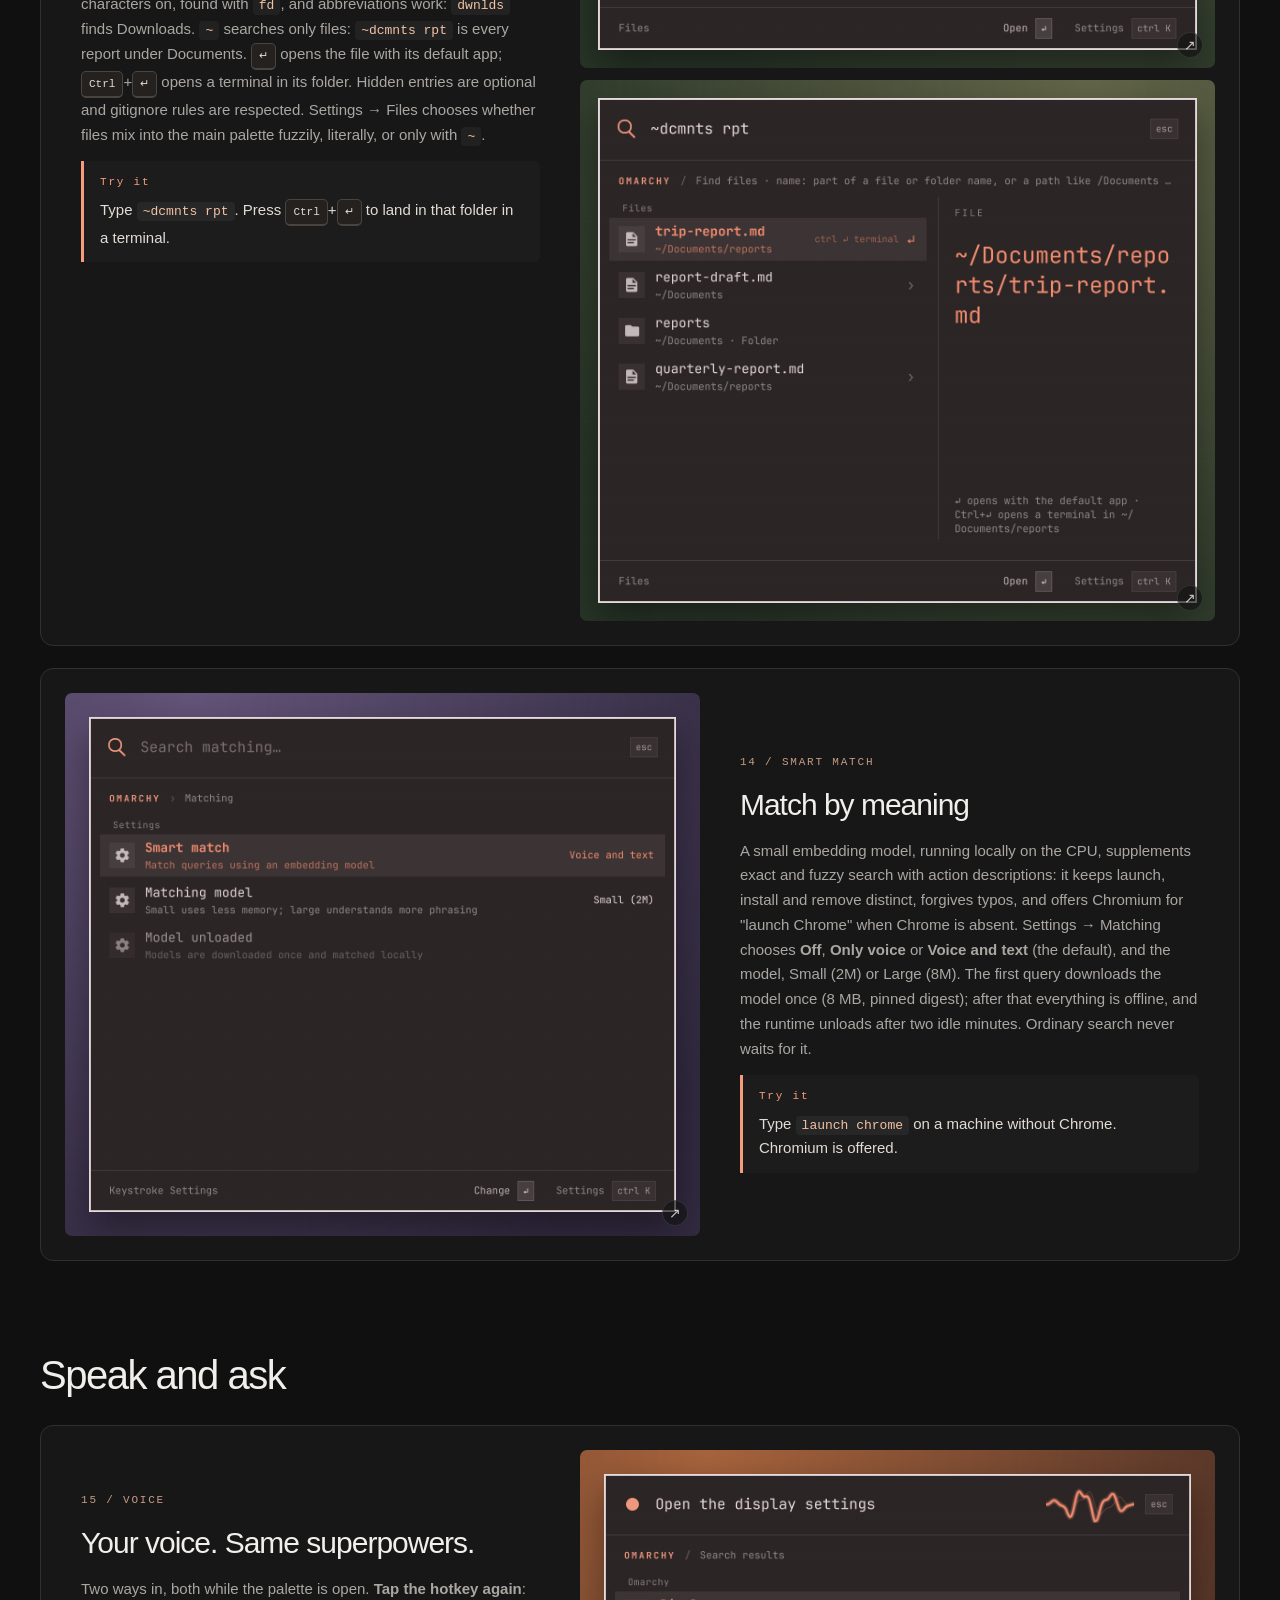
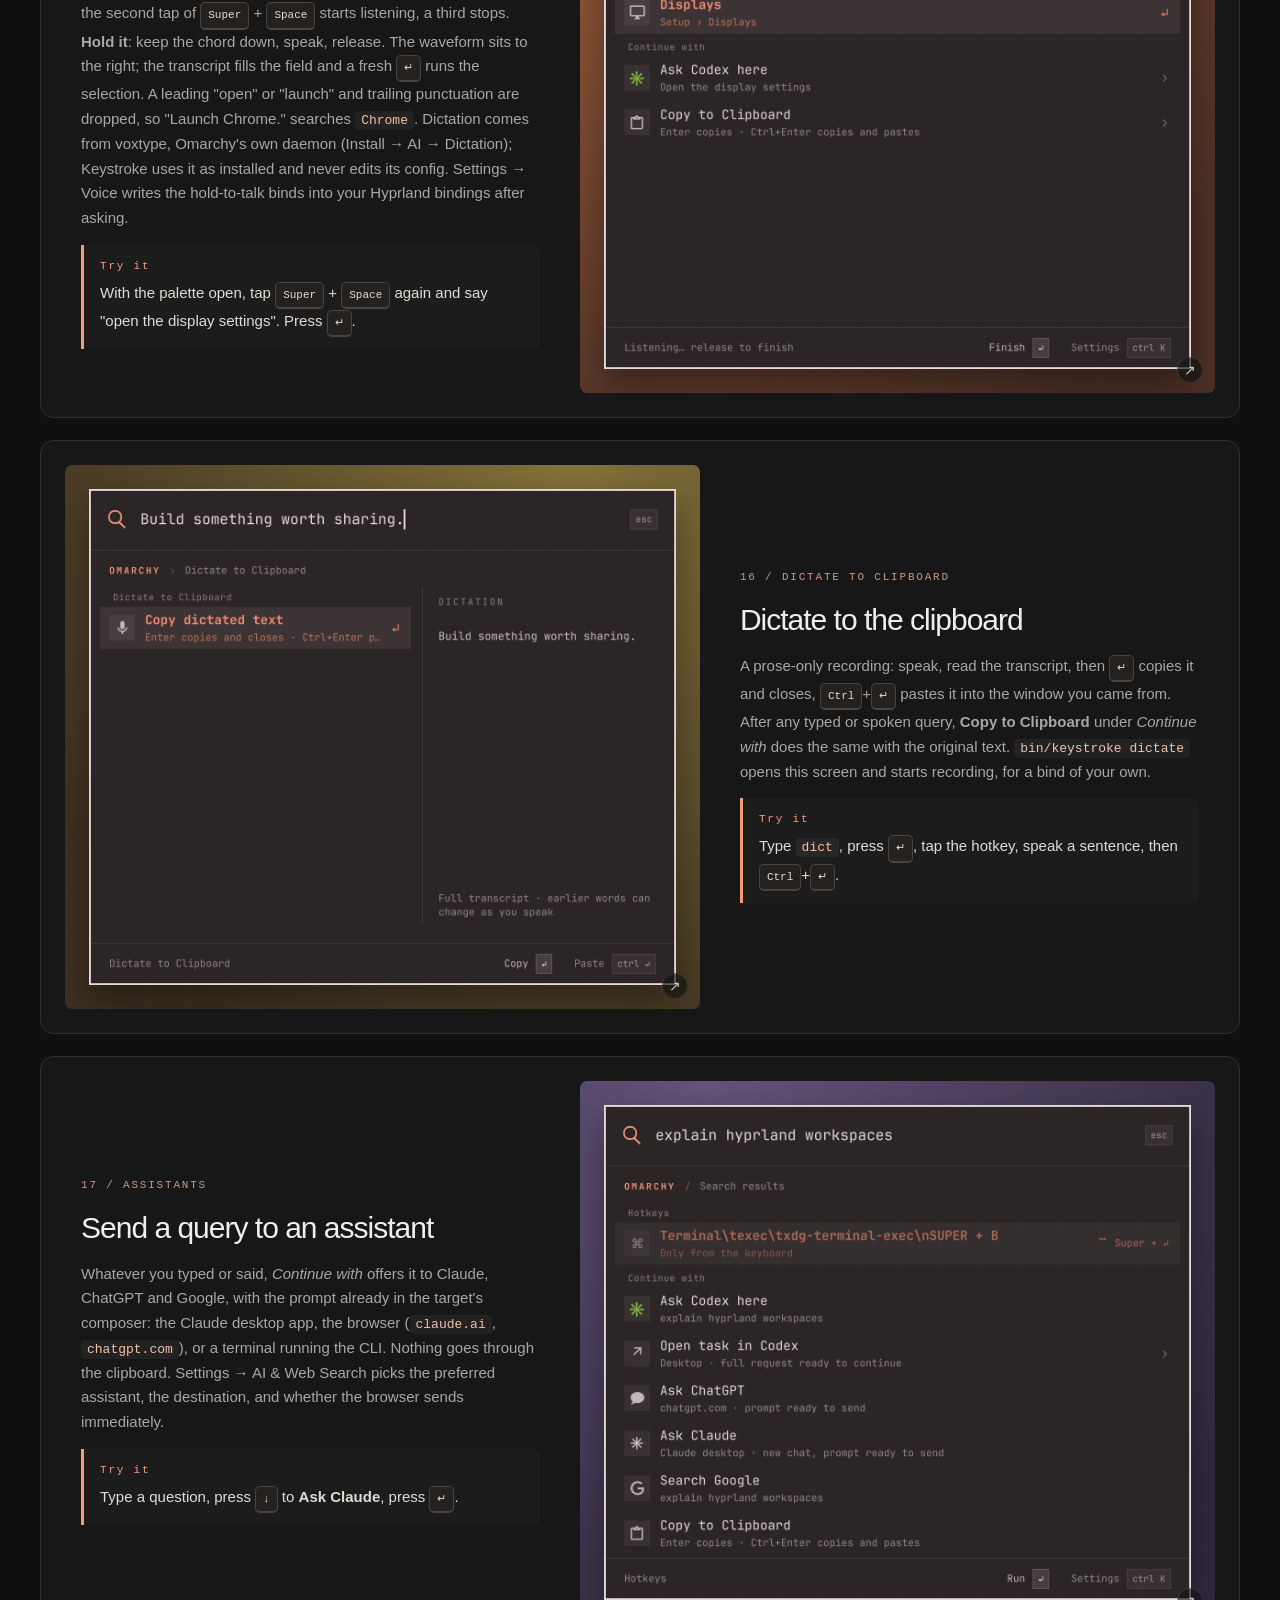
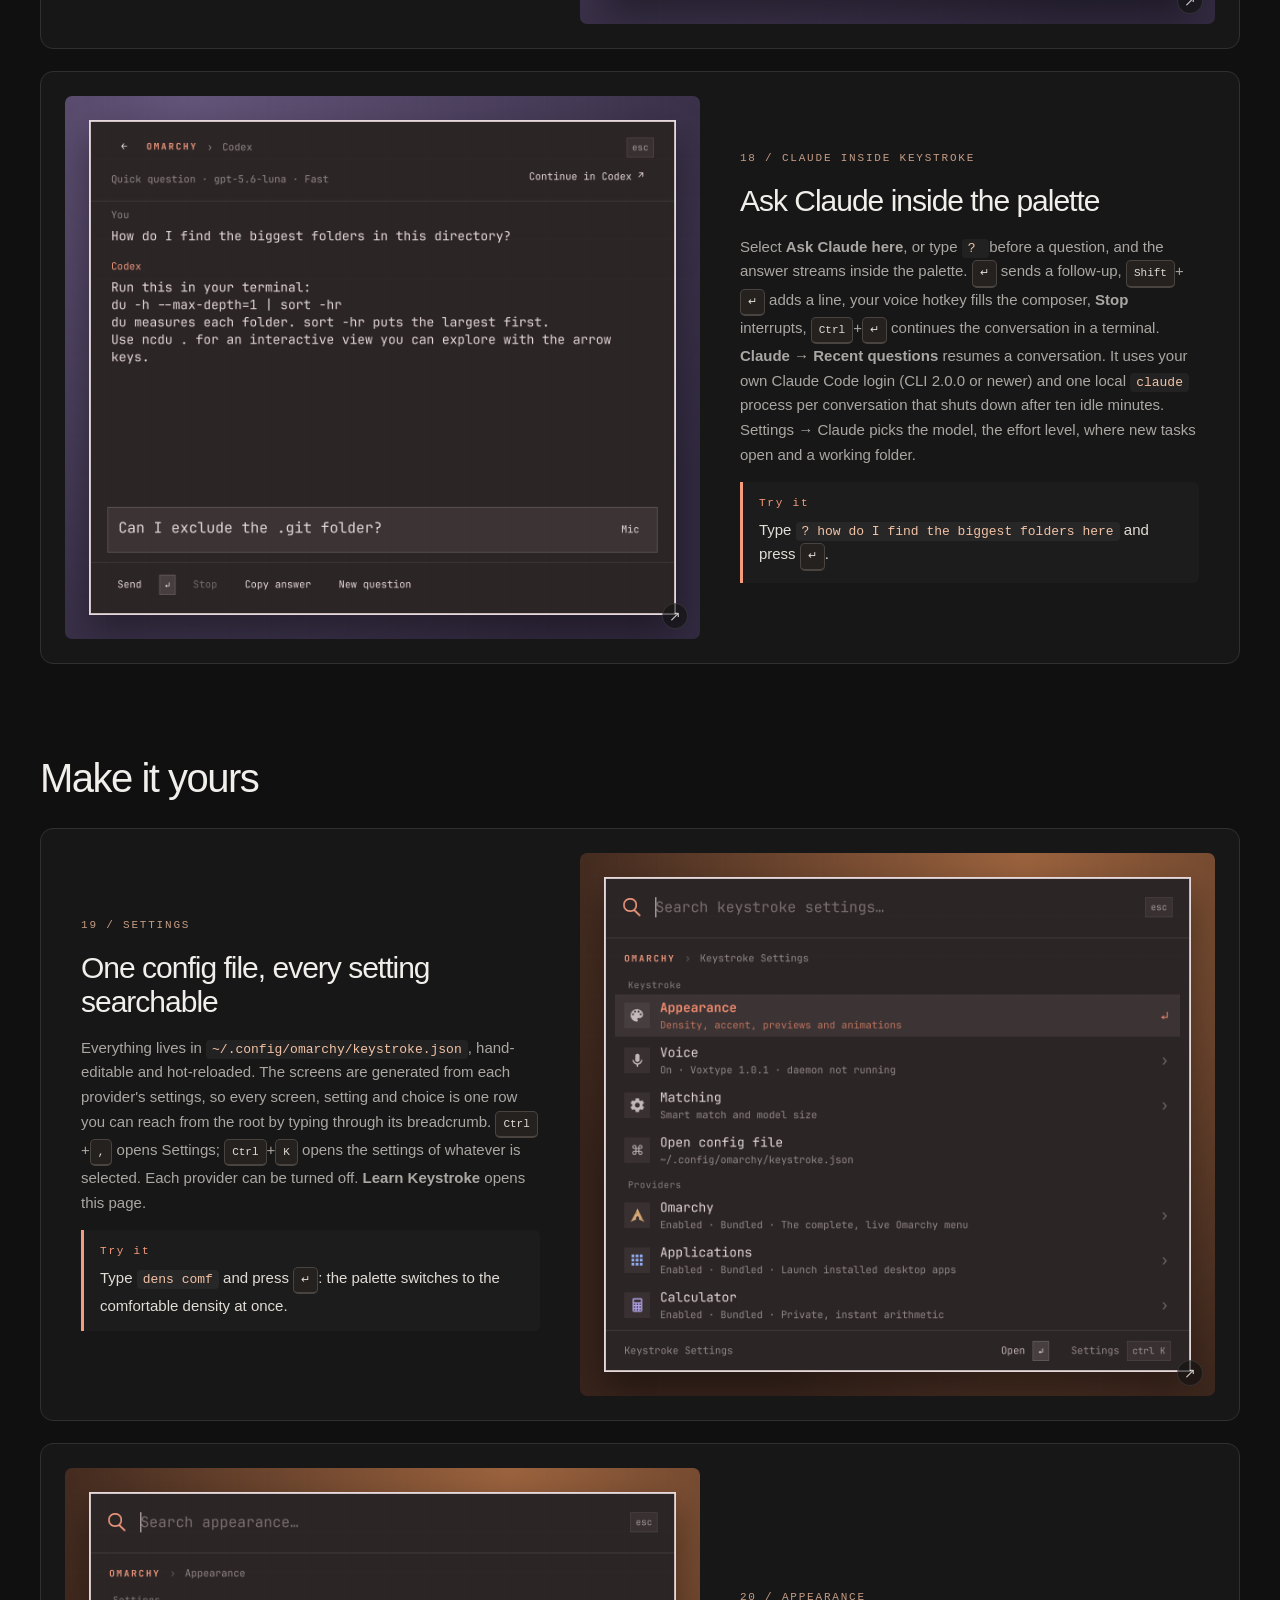
<file: site/guide/index.html>
<!doctype html>
<html lang="en">
<head>
  <meta charset="utf-8">
  <meta name="viewport" content="width=device-width, initial-scale=1">
  <meta name="theme-color" content="#101010">
  <title>Learn Keystroke — the usage guide</title>
  <meta name="description" content="Every Keystroke feature on one page: launching, the Omarchy menu, hotkeys, calculator, conversions, files, clipboard, voice, Claude, settings, typed commands and extensions. Each with a screenshot and one thing to try.">
  <link rel="canonical" href="https://evindor.github.io/keystroke/guide/">
  <meta property="og:type" content="article">
  <meta property="og:title" content="Learn Keystroke — the usage guide">
  <meta property="og:description" content="Every feature of the Keystroke command palette for Omarchy, with a screenshot and one thing to try.">
  <meta property="og:url" content="https://evindor.github.io/keystroke/guide/">
  <meta property="og:image" content="https://evindor.github.io/keystroke/assets/social-card.png">
  <meta property="og:image:width" content="2400">
  <meta property="og:image:height" content="1260">
  <meta property="og:image:alt" content="Keystroke: Raycast for Omarchy, with app launcher, calculator, voice and Claude screenshots">
  <meta name="twitter:card" content="summary_large_image">
  <meta name="twitter:title" content="Learn Keystroke — the usage guide">
  <meta name="twitter:description" content="Every feature of the Keystroke palette on one page, with a screenshot and one thing to try.">
  <meta name="twitter:image" content="https://evindor.github.io/keystroke/assets/social-card.png">
  <link rel="icon" href="../assets/icon.svg" type="image/svg+xml">
  <link rel="stylesheet" href="../style.css">
  <script src="../script.js" defer></script>
</head>
<body class="guide">
<a class="skip" href="#start">Skip to the guide</a>
<header class="nav wrap">
  <a class="brand" href="../" aria-label="Keystroke home"><span class="mark" aria-hidden="true">↗</span> keystroke<span class="brand-dot">.</span></a>
  <nav aria-label="Main navigation"><a href="../#features">Features</a><a href="#commands">Commands</a><a href="#extensions">Extensions</a><a href="https://github.com/evindor/keystroke">GitHub ↗</a><a class="nav-install" href="../#install">Install <span aria-hidden="true">↓</span></a></nav>
</header>
<main>
  <section class="guide-hero wrap" aria-labelledby="guide-headline">
    <p class="eyebrow"><span class="status-dot"></span> LEARN KEYSTROKE</p>
    <h1 id="guide-headline">How to use Keystroke.<br><span>Every feature, one page.</span></h1>
    <p class="hero-copy">Each section is one feature: a screenshot, how it works, and one thing to try. Read it once from the top, or jump to what you need. Inside Keystroke, <strong>Settings → Learn Keystroke</strong> opens this page.</p>
    <nav class="toc" aria-label="Guide contents">
      <div><h2>Start here</h2><a href="#start">Open it</a><a href="#keys">Keys to know</a><a href="#launch">Launch apps</a><a href="#omarchy">The Omarchy menu</a><a href="#fuzzy">Fuzzy into submenus</a><a href="#hotkeys">Hotkeys</a></div>
      <div><h2>Answers as you type</h2><a href="#calculator">Calculator</a><a href="#converter">Units and temperatures</a><a href="#timezones">Time zones</a><a href="#colors">Colors</a><a href="#emoji">Emoji</a></div>
      <div><h2>Find things</h2><a href="#clipboard">Clipboard history</a><a href="#files">Files and folders</a><a href="#smart-match">Smart Match</a></div>
      <div><h2>Speak and ask</h2><a href="#voice">Voice</a><a href="#dictation">Dictate to Clipboard</a><a href="#assistants">Assistants</a><a href="#claude">Claude inside Keystroke</a></div>
      <div><h2>Make it yours</h2><a href="#settings">Settings</a><a href="#appearance">Appearance</a><a href="#bar">The bar button</a></div>
      <div><h2>Commands and extensions</h2><a href="#commands">Commands explain themselves</a><a href="#help">What can I type?</a><a href="#extensions">Extensions</a><a href="#extension-page">An extension's page</a><a href="#timer">Timer</a><a href="#translate">Translate</a><a href="#build">Write your own</a></div>
    </nav>
  </section>

  <div class="wrap guide-body">

  <h2 class="group" id="group-start">Start here</h2>

  <section class="topic" id="start" aria-labelledby="start-title">
    <div class="topic-copy">
      <span class="feature-number">01 / OPEN IT</span>
      <h3 id="start-title">One key. Everything.</h3>
      <p><kbd>Super</kbd> + <kbd>Space</kbd> opens the palette in place of the Omarchy menu. Type, and the results are ranked: computed answers first, then matches, then the assistants. <kbd>↵</kbd> runs the highlighted row, <kbd>Esc</kbd> closes. The empty root lists what is inside: applications, the Omarchy menu, clipboard history, calculator, converter, dictation, files, extensions, timers, hotkeys and settings.</p>
      <p class="try"><b>Try it</b> Press <kbd>Super</kbd> + <kbd>Space</kbd>, type <code>chr</code>, press <kbd>↵</kbd>. Chromium opens.</p>
    </div>
    <button class="shot stage warm" data-image="root" data-label="The palette root" aria-label="Enlarge the palette root screenshot"><img src="../assets/screenshots/root.png" width="2560" height="2160" loading="lazy" alt="The empty palette listing Applications, Omarchy Menu, Clipboard History, Calculator, Convert Anything, Dictate to Clipboard and more"><span class="zoom" aria-hidden="true">↗</span></button>
  </section>

  <section class="topic" id="keys" aria-labelledby="keys-title">
    <div class="topic-copy">
      <span class="feature-number">02 / KEYS TO KNOW</span>
      <h3 id="keys-title">Hands stay on the keyboard.</h3>
      <table class="keys">
        <tr><td><kbd>↑</kbd> <kbd>↓</kbd> or <kbd>Ctrl</kbd>+<kbd>P</kbd> / <kbd>N</kbd></td><td>move</td></tr>
        <tr><td><kbd>PgUp</kbd> <kbd>PgDn</kbd></td><td>jump six rows</td></tr>
        <tr><td><kbd>↵</kbd> or <kbd>→</kbd></td><td>run, or open a submenu</td></tr>
        <tr><td><kbd>Ctrl</kbd>+<kbd>↵</kbd></td><td>the alternate action: paste, open a terminal here, turn off</td></tr>
        <tr><td><kbd>Ctrl</kbd>+<kbd>1</kbd>…<kbd>8</kbd></td><td>run the first to eighth row; holding <kbd>Ctrl</kbd> shows the numbers</td></tr>
        <tr><td><kbd>Tab</kbd></td><td>type a command's prefix, or move to its next argument</td></tr>
        <tr><td><kbd>←</kbd> / <kbd>⌫</kbd> on an empty field</td><td>back one level</td></tr>
        <tr><td><kbd>Ctrl</kbd>+<kbd>U</kbd></td><td>clear the field</td></tr>
        <tr><td><kbd>Del</kbd> on an app</td><td>offer to uninstall it</td></tr>
        <tr><td><kbd>Ctrl</kbd>+<kbd>,</kbd> · <kbd>Ctrl</kbd>+<kbd>K</kbd></td><td>Settings · the selected provider's settings</td></tr>
        <tr><td><kbd>Esc</kbd></td><td>close</td></tr>
      </table>
      <p class="try"><b>Try it</b> Hold <kbd>Ctrl</kbd>: every icon becomes a number. Press <kbd>3</kbd> while holding it.</p>
    </div>
    <button class="shot stage plum" data-image="shortcuts" data-label="Ctrl shows each row's number" aria-label="Enlarge the numbered rows screenshot"><img src="../assets/screenshots/shortcuts.png" width="2560" height="2160" loading="lazy" alt="The palette root with Ctrl held: rows one to eight show their number in place of the icon"><span class="zoom" aria-hidden="true">↗</span></button>
  </section>

  <section class="topic" id="launch" aria-labelledby="launch-title">
    <div class="topic-copy">
      <span class="feature-number">03 / LAUNCH APPS</span>
      <h3 id="launch-title">Launch applications</h3>
      <p>Every installed application is a row: by name, by abbreviation, by what its description says. What you launch often rises to the top (frecency, with a two-week half-life), and choosing a result for a query teaches the palette to lift that result the next time you type or say the same thing. Nothing about that is stored as text: only hashed ids in <code>~/.local/state/keystroke/usage.json</code>.</p>
      <p class="try"><b>Try it</b> Type <code>obs</code> and press <kbd>↵</kbd>. Next time, <code>o</code> may be enough. <kbd>Del</kbd> on an app offers to uninstall it.</p>
    </div>
    <button class="shot stage warm" data-image="apps" data-label="Applications" aria-label="Enlarge the Applications screenshot"><img src="../assets/screenshots/apps.png" width="2560" height="2160" loading="lazy" alt="The Applications screen listing Chromium, Alacritty, Files, Neovim, Blender and OBS Studio"><span class="zoom" aria-hidden="true">↗</span></button>
  </section>

  <section class="topic" id="omarchy" aria-labelledby="omarchy-title">
    <div class="topic-copy">
      <span class="feature-number">04 / THE OMARCHY MENU</span>
      <h3 id="omarchy-title">The Omarchy menu, complete</h3>
      <p>Everything the stock menu offers is here, in the same tree: Setup, Style, Install, Update, System and the rest. <kbd>→</kbd> opens a submenu, <kbd>←</kbd> goes back, and inside a submenu the search covers everything below it. Every <code>omarchy menu</code> route keeps working: <code>omarchy menu toggle system</code> opens System, <code>omarchy menu summon reminder-set</code> runs it, and the selection and input pickers Omarchy scripts use are answered by the palette too. Shutdown, reboot, logout, removals and config resets ask first; turn that off in Settings → Omarchy.</p>
      <p class="try"><b>Try it</b> Type <code>syslock</code> and press <kbd>↵</kbd>: that is System → Lock. Type <code>sysshut</code> instead and a question appears; <kbd>Esc</kbd> says no.</p>
    </div>
    <div class="shots">
      <button class="shot stage sage" data-image="omarchy" data-label="System menu" aria-label="Enlarge the System menu screenshot"><img src="../assets/screenshots/omarchy.png" width="2560" height="2160" loading="lazy" alt="The System submenu: Screensaver, Lock, Suspend, Hibernate, Logout, Reboot, Shutdown"><span class="zoom" aria-hidden="true">↗</span></button>
      <button class="shot stage sage" data-image="confirm" data-label="A destructive action asks first" aria-label="Enlarge the confirmation screenshot"><img src="../assets/screenshots/confirm.png" width="2560" height="2160" loading="lazy" alt="A confirmation over the System menu asking Run Shutdown? with Cancel and Confirm"><span class="zoom" aria-hidden="true">↗</span></button>
    </div>
  </section>

  <section class="topic" id="fuzzy" aria-labelledby="fuzzy-title">
    <div class="topic-copy">
      <span class="feature-number">05 / FUZZY INTO SUBMENUS</span>
      <h3 id="fuzzy-title">Type through submenus</h3>
      <p>From the root, letters may skip whole words of a breadcrumb: <code>prefp</code>, <code>keysepro</code> and <code>setaiprv</code> all land on Keystroke Settings → AI &amp; Web Search → Preferred assistant, <code>prefcla</code> on its Claude choice, <code>sysshut</code> on System → Shutdown. Words can come in any order (<code>ai prov</code>), and descriptions match by word. The same applies to every settings screen, choice and Omarchy submenu.</p>
      <p class="try"><b>Try it</b> Type <code>prefcla</code> and press <kbd>↵</kbd>. Claude is now your preferred assistant. <code>prefcha</code> switches it back.</p>
    </div>
    <button class="shot stage violet" data-image="fuzzy" data-label="Fuzzy search into settings" aria-label="Enlarge the fuzzy search screenshot"><img src="../assets/screenshots/fuzzy.png" width="2560" height="2160" loading="lazy" alt="prefcla finds the Claude choice under Keystroke Settings, AI & Web Search, Preferred assistant"><span class="zoom" aria-hidden="true">↗</span></button>
  </section>

  <section class="topic" id="hotkeys" aria-labelledby="hotkeys-title">
    <div class="topic-copy">
      <span class="feature-number">06 / HOTKEYS</span>
      <h3 id="hotkeys-title">Shortcuts you have not learned yet.</h3>
      <p>Every Omarchy keybinding is a row, named by what it does, with the keys next to it. <code>flcrn</code> finds <strong>Full screen</strong> with <kbd>Super</kbd> + <kbd>F</kbd>; <code>super f</code> finds the same bind by its keys; <code>screenshot</code> finds the one that runs the capture script. <kbd>↵</kbd> runs the bind exactly as pressing it would, and the keys shown are the suggestion for next time. Binds Omarchy cannot run from a menu (Lua closures such as Close window) are shown greyed so the keys can still be learned. The <strong>Hotkeys</strong> screen lists all of them in the <kbd>Super</kbd> + <kbd>K</kbd> order; at most ten mix into the root.</p>
      <p class="try"><b>Try it</b> Type <code>flcrn</code>, press <kbd>↵</kbd>. The window goes full screen. Next time, press <kbd>Super</kbd> + <kbd>F</kbd>.</p>
    </div>
    <div class="shots">
      <button class="shot stage teal" data-image="hotkeys" data-label="The Hotkeys screen" aria-label="Enlarge the Hotkeys screenshot"><img src="../assets/screenshots/hotkeys.png" width="2560" height="2160" loading="lazy" alt="The Hotkeys screen: Terminal, Browser, Keystroke, Full screen, Close window, Toggle floating and Screenshot region with their keys"><span class="zoom" aria-hidden="true">↗</span></button>
      <button class="shot stage teal" data-image="hotkeys-search" data-label="flcrn finds Full screen" aria-label="Enlarge the hotkey search screenshot"><img src="../assets/screenshots/hotkeys-search.png" width="2560" height="2160" loading="lazy" alt="flcrn at the root finds Full screen with Super + F next to it"><span class="zoom" aria-hidden="true">↗</span></button>
    </div>
  </section>

  <h2 class="group" id="group-answers">Answers as you type</h2>

  <section class="topic" id="calculator" aria-labelledby="calculator-title">
    <div class="topic-copy">
      <span class="feature-number">07 / CALCULATOR</span>
      <h3 id="calculator-title">Calculate</h3>
      <p>Arithmetic, percentages and functions, computed as you type, with the result as the first row and in the preview. <code>128 * 1.24</code>, <code>15% of 80</code>, <code>sqrt(144) + 2^10</code>. Spoken arithmetic works too: "27 plus 90" becomes <code>27 + 90</code>.</p>
      <p class="try"><b>Try it</b> Type <code>sqrt(144) + 15% of 80</code>. <kbd>↵</kbd> copies <strong>24</strong>.</p>
    </div>
    <button class="shot stage ochre" data-image="calculator" data-label="Calculator" aria-label="Enlarge the Calculator screenshot"><img src="../assets/screenshots/calculator.png" width="2560" height="2160" loading="lazy" alt="sqrt(144) + 15% of 80 answered with 24"><span class="zoom" aria-hidden="true">↗</span></button>
  </section>

  <section class="topic" id="converter" aria-labelledby="converter-title">
    <div class="topic-copy">
      <span class="feature-number">08 / UNITS AND TEMPERATURES</span>
      <h3 id="converter-title">Convert units and temperatures</h3>
      <p>Length, mass, volume, speed, data, temperature: <code>2m in feet</code>, <code>72 F to C</code>, <code>5 miles in kilometers</code>, <code>3 kg in lb</code>. The answer is the first row; <kbd>↵</kbd> copies it.</p>
      <p class="try"><b>Try it</b> Type <code>72 F to C</code>.</p>
    </div>
    <div class="shots">
      <button class="shot stage teal" data-image="converter" data-label="Temperature conversion" aria-label="Enlarge the temperature conversion screenshot"><img src="../assets/screenshots/converter.png" width="2560" height="2160" loading="lazy" alt="72 F to C answered with 22.2 degrees Celsius"><span class="zoom" aria-hidden="true">↗</span></button>
      <button class="shot stage teal" data-image="units" data-label="Unit conversion" aria-label="Enlarge the unit conversion screenshot"><img src="../assets/screenshots/units.png" width="2560" height="2160" loading="lazy" alt="5 miles in kilometers answered with 8.04672 kilometers"><span class="zoom" aria-hidden="true">↗</span></button>
    </div>
  </section>

  <section class="topic" id="timezones" aria-labelledby="timezones-title">
    <div class="topic-copy">
      <span class="feature-number">09 / TIME ZONES</span>
      <h3 id="timezones-title">Convert time zones</h3>
      <p>A time and a place, converted to your local time with daylight saving taken into account: <code>10 am in London</code>, <code>10am pt</code>, <code>now in tokyo</code>, <code>3pm est</code>. The preview spells out both ends.</p>
      <p class="try"><b>Try it</b> Type <code>now in tokyo</code>.</p>
    </div>
    <button class="shot stage sage" data-image="timezone" data-label="Time zones" aria-label="Enlarge the time zone screenshot"><img src="../assets/screenshots/timezone.png" width="2560" height="2160" loading="lazy" alt="10 am in London converted to 12:00 EEST"><span class="zoom" aria-hidden="true">↗</span></button>
  </section>

  <section class="topic" id="colors" aria-labelledby="colors-title">
    <div class="topic-copy">
      <span class="feature-number">10 / COLORS</span>
      <h3 id="colors-title">Convert colors, or pick one from the screen</h3>
      <p>Paste a hex color and get the other forms: <code>#ff6644</code> (or <code>ff6644</code>, or <code>#f64</code>) shows HEX, RGB and HSL with a swatch. <strong>Pick a Color</strong> samples any pixel on the screen through hyprpicker and copies it in your preferred format (Settings → Colors).</p>
      <p class="try"><b>Try it</b> Type <code>#ff6644</code>, move to <strong>hsl</strong>, press <kbd>↵</kbd>.</p>
    </div>
    <button class="shot stage rust" data-image="colors" data-label="Colors" aria-label="Enlarge the Colors screenshot"><img src="../assets/screenshots/colors.png" width="2560" height="2160" loading="lazy" alt="#ff6644 shown as HEX, RGB and HSL with an orange swatch"><span class="zoom" aria-hidden="true">↗</span></button>
  </section>

  <section class="topic" id="emoji" aria-labelledby="emoji-title">
    <div class="topic-copy">
      <span class="feature-number">11 / EMOJI</span>
      <h3 id="emoji-title">Type any emoji</h3>
      <p><code>:</code> followed by a name or a feeling: <code>:rocket</code>, <code>:smile</code>, <code>:party</code>. Only emoji answer a <code>:</code> query, so nothing else gets in the list. <kbd>↵</kbd> copies the character.</p>
      <p class="try"><b>Try it</b> Type <code>:rocket</code> and press <kbd>↵</kbd>. Paste it anywhere.</p>
    </div>
    <button class="shot stage plum" data-image="emoji" data-label="Emoji" aria-label="Enlarge the Emoji screenshot"><img src="../assets/screenshots/emoji.png" width="2560" height="2160" loading="lazy" alt=":rocket finds the rocket emoji with a large preview"><span class="zoom" aria-hidden="true">↗</span></button>
  </section>

  <h2 class="group" id="group-find">Find things</h2>

  <section class="topic" id="clipboard" aria-labelledby="clipboard-title">
    <div class="topic-copy">
      <span class="feature-number">12 / CLIPBOARD HISTORY</span>
      <h3 id="clipboard-title">Search the clipboard history</h3>
      <p>Omarchy's own clipboard history, searchable, with the full text or the image in the preview. <kbd>↵</kbd> copies an entry back. History stays out of the global search: open <strong>Clipboard History</strong> first, then type.</p>
      <p class="try"><b>Try it</b> Type <code>clip</code>, press <kbd>↵</kbd>, then type a word you copied earlier today.</p>
    </div>
    <button class="shot stage plum" data-image="clipboard" data-label="Clipboard history" aria-label="Enlarge the Clipboard screenshot"><img src="../assets/screenshots/clipboard.png" width="2560" height="2160" loading="lazy" alt="Clipboard history with five sample entries and a full-text preview"><span class="zoom" aria-hidden="true">↗</span></button>
  </section>

  <section class="topic" id="files" aria-labelledby="files-title">
    <div class="topic-copy">
      <span class="feature-number">13 / FILES AND FOLDERS</span>
      <h3 id="files-title">Find files and folders</h3>
      <p>Files and folders under your home join the results from two characters on, found with <code>fd</code>, and abbreviations work: <code>dwnlds</code> finds Downloads. <code>~</code> searches only files: <code>~dcmnts rpt</code> is every report under Documents. <kbd>↵</kbd> opens the file with its default app; <kbd>Ctrl</kbd>+<kbd>↵</kbd> opens a terminal in its folder. Hidden entries are optional and gitignore rules are respected. Settings → Files chooses whether files mix into the main palette fuzzily, literally, or only with <code>~</code>.</p>
      <p class="try"><b>Try it</b> Type <code>~dcmnts rpt</code>. Press <kbd>Ctrl</kbd>+<kbd>↵</kbd> to land in that folder in a terminal.</p>
    </div>
    <div class="shots">
      <button class="shot stage sage" data-image="files" data-label="File search" aria-label="Enlarge the file search screenshot"><img src="../assets/screenshots/files.png" width="2560" height="2160" loading="lazy" alt="readme finds README.md files in four sample project folders"><span class="zoom" aria-hidden="true">↗</span></button>
      <button class="shot stage sage" data-image="files-tilde" data-label="~ searches only files" aria-label="Enlarge the tilde file search screenshot"><img src="../assets/screenshots/files-tilde.png" width="2560" height="2160" loading="lazy" alt="~dcmnts rpt finds trip-report.md, report-draft.md, the reports folder and quarterly-report.md"><span class="zoom" aria-hidden="true">↗</span></button>
    </div>
  </section>

  <section class="topic" id="smart-match" aria-labelledby="smart-match-title">
    <div class="topic-copy">
      <span class="feature-number">14 / SMART MATCH</span>
      <h3 id="smart-match-title">Match by meaning</h3>
      <p>A small embedding model, running locally on the CPU, supplements exact and fuzzy search with action descriptions: it keeps launch, install and remove distinct, forgives typos, and offers Chromium for "launch Chrome" when Chrome is absent. Settings → Matching chooses <strong>Off</strong>, <strong>Only voice</strong> or <strong>Voice and text</strong> (the default), and the model, Small (2M) or Large (8M). The first query downloads the model once (8 MB, pinned digest); after that everything is offline, and the runtime unloads after two idle minutes. Ordinary search never waits for it.</p>
      <p class="try"><b>Try it</b> Type <code>launch chrome</code> on a machine without Chrome. Chromium is offered.</p>
    </div>
    <button class="shot stage violet" data-image="matching" data-label="Matching settings" aria-label="Enlarge the Matching settings screenshot"><img src="../assets/screenshots/matching.png" width="2560" height="2160" loading="lazy" alt="Matching settings: Smart match set to Voice and text, Matching model Small (2M), model unloaded"><span class="zoom" aria-hidden="true">↗</span></button>
  </section>

  <h2 class="group" id="group-speak">Speak and ask</h2>

  <section class="topic" id="voice" aria-labelledby="voice-title">
    <div class="topic-copy">
      <span class="feature-number">15 / VOICE</span>
      <h3 id="voice-title">Your voice. Same superpowers.</h3>
      <p>Two ways in, both while the palette is open. <strong>Tap the hotkey again</strong>: the second tap of <kbd>Super</kbd> + <kbd>Space</kbd> starts listening, a third stops. <strong>Hold it</strong>: keep the chord down, speak, release. The waveform sits to the right; the transcript fills the field and a fresh <kbd>↵</kbd> runs the selection. A leading "open" or "launch" and trailing punctuation are dropped, so "Launch Chrome." searches <code>Chrome</code>. Dictation comes from voxtype, Omarchy's own daemon (Install → AI → Dictation); Keystroke uses it as installed and never edits its config. Settings → Voice writes the hold-to-talk binds into your Hyprland bindings after asking.</p>
      <p class="try"><b>Try it</b> With the palette open, tap <kbd>Super</kbd> + <kbd>Space</kbd> again and say "open the display settings". Press <kbd>↵</kbd>.</p>
    </div>
    <button class="shot stage rust" data-image="voice" data-label="Voice" aria-label="Enlarge the Voice screenshot"><img src="../assets/screenshots/voice.png" width="2560" height="2160" loading="lazy" alt="A live waveform beside the spoken query Open the display settings, with Displays as the first result"><span class="zoom" aria-hidden="true">↗</span></button>
  </section>

  <section class="topic" id="dictation" aria-labelledby="dictation-title">
    <div class="topic-copy">
      <span class="feature-number">16 / DICTATE TO CLIPBOARD</span>
      <h3 id="dictation-title">Dictate to the clipboard</h3>
      <p>A prose-only recording: speak, read the transcript, then <kbd>↵</kbd> copies it and closes, <kbd>Ctrl</kbd>+<kbd>↵</kbd> pastes it into the window you came from. After any typed or spoken query, <strong>Copy to Clipboard</strong> under <em>Continue with</em> does the same with the original text. <code>bin/keystroke dictate</code> opens this screen and starts recording, for a bind of your own.</p>
      <p class="try"><b>Try it</b> Type <code>dict</code>, press <kbd>↵</kbd>, tap the hotkey, speak a sentence, then <kbd>Ctrl</kbd>+<kbd>↵</kbd>.</p>
    </div>
    <button class="shot stage ochre" data-image="dictation" data-label="Dictate to Clipboard" aria-label="Enlarge the Dictation screenshot"><img src="../assets/screenshots/dictation.png" width="2560" height="2160" loading="lazy" alt="Dictate to Clipboard with the transcript Build something worth sharing. and Copy dictated text"><span class="zoom" aria-hidden="true">↗</span></button>
  </section>

  <section class="topic" id="assistants" aria-labelledby="assistants-title">
    <div class="topic-copy">
      <span class="feature-number">17 / ASSISTANTS</span>
      <h3 id="assistants-title">Send a query to an assistant</h3>
      <p>Whatever you typed or said, <em>Continue with</em> offers it to Claude, ChatGPT and Google, with the prompt already in the target's composer: the Claude desktop app, the browser (<code>claude.ai</code>, <code>chatgpt.com</code>), or a terminal running the CLI. Nothing goes through the clipboard. Settings → AI &amp; Web Search picks the preferred assistant, the destination, and whether the browser sends immediately.</p>
      <p class="try"><b>Try it</b> Type a question, press <kbd>↓</kbd> to <strong>Ask Claude</strong>, press <kbd>↵</kbd>.</p>
    </div>
    <button class="shot stage violet" data-image="ai" data-label="Continue with an assistant" aria-label="Enlarge the assistants screenshot"><img src="../assets/screenshots/ai.png" width="2560" height="2160" loading="lazy" alt="explain hyprland workspaces with Ask Claude here, Open task in Claude Code, Ask ChatGPT and Search Google"><span class="zoom" aria-hidden="true">↗</span></button>
  </section>

  <section class="topic" id="claude" aria-labelledby="claude-title">
    <div class="topic-copy">
      <span class="feature-number">18 / CLAUDE INSIDE KEYSTROKE</span>
      <h3 id="claude-title">Ask Claude inside the palette</h3>
      <p>Select <strong>Ask Claude here</strong>, or type <code>? </code> before a question, and the answer streams inside the palette. <kbd>↵</kbd> sends a follow-up, <kbd>Shift</kbd>+<kbd>↵</kbd> adds a line, your voice hotkey fills the composer, <strong>Stop</strong> interrupts, <kbd>Ctrl</kbd>+<kbd>↵</kbd> continues the conversation in a terminal. <strong>Claude → Recent questions</strong> resumes a conversation. It uses your own Claude Code login (CLI 2.0.0 or newer) and one local <code>claude</code> process per conversation that shuts down after ten idle minutes. Settings → Claude picks the model, the effort level, where new tasks open and a working folder.</p>
      <p class="try"><b>Try it</b> Type <code>? how do I find the biggest folders here</code> and press <kbd>↵</kbd>.</p>
    </div>
    <button class="shot stage violet" data-image="claude" data-label="Claude inside Keystroke" aria-label="Enlarge the Claude screenshot"><img src="../assets/screenshots/claude.png" width="2560" height="2160" loading="lazy" alt="A Claude conversation about finding large folders, with a follow-up being typed"><span class="zoom" aria-hidden="true">↗</span></button>
  </section>

  <h2 class="group" id="group-yours">Make it yours</h2>

  <section class="topic" id="settings" aria-labelledby="settings-title">
    <div class="topic-copy">
      <span class="feature-number">19 / SETTINGS</span>
      <h3 id="settings-title">One config file, every setting searchable</h3>
      <p>Everything lives in <code>~/.config/omarchy/keystroke.json</code>, hand-editable and hot-reloaded. The screens are generated from each provider's settings, so every screen, setting and choice is one row you can reach from the root by typing through its breadcrumb. <kbd>Ctrl</kbd>+<kbd>,</kbd> opens Settings; <kbd>Ctrl</kbd>+<kbd>K</kbd> opens the settings of whatever is selected. Each provider can be turned off. <strong>Learn Keystroke</strong> opens this page.</p>
      <p class="try"><b>Try it</b> Type <code>dens comf</code> and press <kbd>↵</kbd>: the palette switches to the comfortable density at once.</p>
    </div>
    <button class="shot stage warm" data-image="settings" data-label="Keystroke Settings" aria-label="Enlarge the Settings screenshot"><img src="../assets/screenshots/settings.png" width="2560" height="2160" loading="lazy" alt="Keystroke Settings: Appearance, Voice, Matching, Open config file, then one row per provider"><span class="zoom" aria-hidden="true">↗</span></button>
  </section>

  <section class="topic" id="appearance" aria-labelledby="appearance-title">
    <div class="topic-copy">
      <span class="feature-number">20 / APPEARANCE</span>
      <h3 id="appearance-title">Density, accent and animations</h3>
      <p>Colors, fonts, radius and spacing come from the active Omarchy theme and follow it when it changes. On top of that: density (compact or comfortable), accent (theme, ember, violet or mint), result previews on or off, animations (off, snappy or fluid) and the window transition (instant, fade or slide up).</p>
      <p class="try"><b>Try it</b> Type <code>anim fluid</code>, press <kbd>↵</kbd>, then move through a submenu.</p>
    </div>
    <button class="shot stage warm" data-image="appearance" data-label="Appearance settings" aria-label="Enlarge the Appearance screenshot"><img src="../assets/screenshots/appearance.png" width="2560" height="2160" loading="lazy" alt="Appearance settings: layout density, accent color, result previews, animations and window transition"><span class="zoom" aria-hidden="true">↗</span></button>
  </section>

  <section class="topic" id="bar" aria-labelledby="bar-title">
    <div class="topic-copy">
      <span class="feature-number">21 / THE BAR BUTTON</span>
      <h3 id="bar-title">The bar button</h3>
      <p>Keystroke ships the menu button as a bar widget: it takes the stock button's place, or goes first on the left when installed from a checkout (<code>omarchy bar move evindor.keystroke left --index 0</code> puts it there otherwise). Extensions can put a small item right after it: the Timer's countdown lives there until the sound plays, and pressing it opens the Timers screen. Removing the button from the bar also disables the menu; keep the plugin under <code>plugins[]</code> in <code>shell.json</code> if you want the palette without the button.</p>
      <p class="try"><b>Try it</b> Start a timer, then look left in the bar.</p>
    </div>
    <div class="bar-shot"><img src="../assets/screenshots/bar-timer.png" width="800" height="104" loading="lazy" alt="The bar: the Keystroke menu button followed by a 24:59 countdown and +1 for a second timer"></div>
  </section>

  <h2 class="group" id="group-commands">Commands and extensions</h2>

  <section class="topic" id="commands" aria-labelledby="commands-title">
    <div class="topic-copy">
      <span class="feature-number">22 / COMMANDS EXPLAIN THEMSELVES</span>
      <h3 id="commands-title">Typed commands and their arguments</h3>
      <p>Some things are quicker to type than to pick: <code>timer</code>, <code>tr</code>, <code>:</code>, <code>~</code>, <code>/</code>. The moment a prefix is recognised, the line under the field names the action and the argument you are on (<em>Set a timer · duration: 10m, 1h30m, 0:45…</em>), and the arguments still to type appear after the caret as <code>&lt;duration&gt; [name]</code>, vanishing as you fill them. <kbd>Tab</kbd> moves to the next argument. Every prefix can be renamed in the provider's settings (<code>tm</code> instead of <code>timer</code>), and a typed command is exclusive: only its owner answers.</p>
      <p class="try"><b>Try it</b> Type <code>timer </code> and stop. Read the line. Then finish it: <code>10m tea</code>, <kbd>↵</kbd>.</p>
    </div>
    <button class="shot stage ochre" data-image="commands" data-label="A command with its placeholders" aria-label="Enlarge the command placeholders screenshot"><img src="../assets/screenshots/commands.png" width="2560" height="2160" loading="lazy" alt="timer typed, with duration and name placeholders after the caret and a hint line naming the action and its first argument"><span class="zoom" aria-hidden="true">↗</span></button>
  </section>

  <section class="topic" id="help" aria-labelledby="help-title">
    <div class="topic-copy">
      <span class="feature-number">23 / WHAT CAN I TYPE?</span>
      <h3 id="help-title">Every command, listed</h3>
      <p><code>/</code> lists every command the enabled providers declare, with its usage line and what the arguments mean; <code>/tr</code> filters the list, and <kbd>↵</kbd> types the prefix for you. Do not remember a prefix? Type the name: <code>transl</code> suggests Translate, and <kbd>Tab</kbd> types <code>tr </code>. The same row sits at the bottom of the empty root as <strong>What can I type?</strong></p>
      <p class="try"><b>Try it</b> Type <code>/</code>. Then type <code>transl</code> and press <kbd>Tab</kbd>.</p>
    </div>
    <div class="shots">
      <button class="shot stage olive" data-image="help" data-label="Every command" aria-label="Enlarge the commands list screenshot"><img src="../assets/screenshots/help.png" width="2560" height="2160" loading="lazy" alt="The / screen listing Emoji, Find files, Set a timer and Translate with their usage lines"><span class="zoom" aria-hidden="true">↗</span></button>
      <button class="shot stage olive" data-image="suggest" data-label="Tab types the prefix" aria-label="Enlarge the command suggestion screenshot"><img src="../assets/screenshots/suggest.png" width="2560" height="2160" loading="lazy" alt="transl suggests the Translate command with tab types tr next to it"><span class="zoom" aria-hidden="true">↗</span></button>
    </div>
  </section>

  <section class="topic" id="extensions" aria-labelledby="extensions-title">
    <div class="topic-copy">
      <span class="feature-number">24 / EXTENSIONS</span>
      <h3 id="extensions-title">Extensions are off until you turn them on</h3>
      <p>Extensions ship inside Keystroke, one folder each, and reach everyone through a reviewed pull request. Installing or updating Keystroke never runs their code: an extension that is off is not even compiled. Type <code>ext</code> and open <strong>Extensions</strong>: the list shows each one with its version and state, <kbd>↵</kbd> opens its page, <kbd>Ctrl</kbd>+<kbd>↵</kbd> turns one off. Turning one on asks first: it was checked and reviewed before it shipped, it runs in your shell with your permissions, read its code if you want to. One that fails to load says <strong>Needs attention</strong> with the reason. A folder in <code>~/.local/share/keystroke/extensions</code> is picked up too, for one you are writing.</p>
      <p class="try"><b>Try it</b> Type <code>ext</code>, press <kbd>↵</kbd>, open <strong>Translate</strong>, press <kbd>↵</kbd> on <strong>Enabled</strong>, confirm. The status line tells you what to type next.</p>
    </div>
    <div class="shots">
      <button class="shot stage olive" data-image="extensions" data-label="Extensions" aria-label="Enlarge the Extensions screenshot"><img src="../assets/screenshots/extensions.png" width="2560" height="2160" loading="lazy" alt="The Extensions screen listing Timer and Translate as on, and Write your own"><span class="zoom" aria-hidden="true">↗</span></button>
      <button class="shot stage olive" data-image="confirm-extension" data-label="Turning an extension on asks first" aria-label="Enlarge the extension confirmation screenshot"><img src="../assets/screenshots/confirm-extension.png" width="2560" height="2160" loading="lazy" alt="Turn on Translate? with a note that it was checked and reviewed, runs with your permissions, and that reading its code first is recommended"><span class="zoom" aria-hidden="true">↗</span></button>
    </div>
  </section>

  <section class="topic" id="extension-page" aria-labelledby="extension-page-title">
    <div class="topic-copy">
      <span class="feature-number">25 / AN EXTENSION'S PAGE</span>
      <h3 id="extension-page-title">An extension's page: usage and examples</h3>
      <p>Each extension's page starts with its usage line and every argument explained, then examples: <kbd>↵</kbd> on <code>timer 10m tea</code> types it at the root, ready to run. Below sit the <strong>Prefix</strong> (rename it here), the <strong>Enabled</strong> switch, <strong>Settings</strong>, <strong>Run setup</strong> when an extension needs a one-off step (it runs in a visible terminal, never in the background) and <strong>Open source</strong>, the extension's folder on GitHub.</p>
      <p class="try"><b>Try it</b> Open <strong>Extensions → Timer</strong>, move to <code>timer 1h30m bread</code>, press <kbd>↵</kbd>, then <kbd>↵</kbd> again.</p>
    </div>
    <button class="shot stage olive" data-image="extension-detail" data-label="The Timer extension's page" aria-label="Enlarge the extension page screenshot"><img src="../assets/screenshots/extension-detail.png" width="2560" height="2160" loading="lazy" alt="The Timer page: usage timer <duration> [name], the arguments, three runnable examples and the Prefix setting"><span class="zoom" aria-hidden="true">↗</span></button>
  </section>

  <section class="topic" id="timer" aria-labelledby="timer-title">
    <div class="topic-copy">
      <span class="feature-number">26 / TIMER</span>
      <h3 id="timer-title">Countdown timers</h3>
      <p><code>timer 10m tea</code>, <code>timer 1h30m bread</code>, <code>timer 90</code> (minutes), <code>timer tea</code> (the default length). <kbd>↵</kbd> starts it and closes the palette; the countdown sits in the bar next to the menu button, <strong>Timers</strong> at the root lists what is running (<kbd>↵</kbd> cancels one after asking), and when it ends a sound plays (chime by default; drop, alarm, a file of your own, or off) and a notification arrives. Timers keep running after the palette closes because the extension's service outlives the window. Timer is also the reference extension: small enough to read in one sitting.</p>
      <p class="try"><b>Try it</b> Type <code>timer 25m focus</code> and press <kbd>↵</kbd>.</p>
    </div>
    <div class="shots">
      <button class="shot stage ochre" data-image="timer" data-label="Timer" aria-label="Enlarge the Timer screenshot"><img src="../assets/screenshots/timer.png" width="2560" height="2160" loading="lazy" alt="timer 25m focus offering Start a 25 min timer with 25:00 in the preview"><span class="zoom" aria-hidden="true">↗</span></button>
      <button class="shot stage ochre" data-image="timers" data-label="Running timers" aria-label="Enlarge the Timers screenshot"><img src="../assets/screenshots/timers.png" width="2560" height="2160" loading="lazy" alt="The Timers screen with focus at 24:59 and bread at 1:00:00 counting down"><span class="zoom" aria-hidden="true">↗</span></button>
    </div>
  </section>

  <section class="topic" id="translate" aria-labelledby="translate-title">
    <div class="topic-copy">
      <span class="feature-number">27 / TRANSLATE</span>
      <h3 id="translate-title">Translate text</h3>
      <p>Google Translate without an account: <code>tr bonjour</code> detects the language and translates into your first target; <code>tr fr good morning</code> picks a target by code or name; <code>bonjour to english</code> needs no prefix at all. The translation is the first row (<kbd>↵</kbd> copies, <kbd>Ctrl</kbd>+<kbd>↵</kbd> pastes into the app you came from), the reverse translation sits under it as a check, and every other target you configured follows. <strong>Open in the editor</strong> shows all of them for longer text, with dictation. When text is selected as the palette opens, <strong>Translate the selection</strong> is offered at the root. Targets, source language, default action and a proxy are in Settings → Translate; the target picker on the Translate screen lists every language.</p>
      <p class="try"><b>Try it</b> Type <code>tr bonjour</code>. Then <code>how are you in spanish</code>.</p>
    </div>
    <div class="shots">
      <button class="shot stage teal" data-image="translate" data-label="Translate" aria-label="Enlarge the Translate screenshot"><img src="../assets/screenshots/translate.png" width="2560" height="2160" loading="lazy" alt="tr bonjour answered with Hello, the reverse translation Bonjour, and Open in the editor"><span class="zoom" aria-hidden="true">↗</span></button>
      <button class="shot stage teal" data-image="translate-view" data-label="The Translate editor" aria-label="Enlarge the Translate editor screenshot"><img src="../assets/screenshots/translate-view.png" width="2560" height="2160" loading="lazy" alt="The Translate editor with bonjour, its English and French blocks, and the reverse translation"><span class="zoom" aria-hidden="true">↗</span></button>
    </div>
  </section>

  <section class="topic build" id="build" aria-labelledby="build-title">
    <div class="topic-copy">
      <span class="feature-number">28 / WRITE YOUR OWN</span>
      <h3 id="build-title">Write an extension</h3>
      <p>An extension is a folder with an <code>extension.json</code> (name, version, the commands it answers to) and a <code>Service.qml</code> exposing a provider with <code>query(ctx)</code>. It can declare patterns for the shapes of text it answers, carry its own icon, show a view of its own over the palette, keep state that outlives the window and put an item in the bar. Copy <a href="https://github.com/evindor/keystroke/tree/main/extensions/timer">extensions/timer</a>, follow <a href="https://github.com/evindor/keystroke/blob/main/CONTRIBUTING.md#build-an-extension">the step-by-step guide</a>, drop the folder into <code>~/.local/share/keystroke/extensions</code> to use it at once, and open a pull request to ship it to everyone. The contract is <a href="https://github.com/evindor/keystroke/blob/main/docs/providers.md">docs/providers.md</a>.</p>
      <p class="try"><b>Try it</b> <code>cp -r extensions/timer ~/.local/share/keystroke/extensions/mine</code>, rename it in <code>extension.json</code>, open the palette: it is listed, off, ready to turn on.</p>
    </div>
  </section>

  <section class="guide-end">
    <p class="capture-note">Every screenshot is the real Keystroke interface rendered with sample data; the Applications list, the Claude conversation and the voice recording are staged states. Appearance follows your active Omarchy theme.</p>
    <p class="guide-links"><a href="../#install">Install Keystroke ↗</a><a href="https://github.com/evindor/keystroke#readme">README ↗</a><a href="https://github.com/evindor/keystroke/blob/main/docs/releases/v1.4.0.md">Release notes ↗</a><a href="https://github.com/evindor/keystroke/issues">Feedback ↗</a></p>
  </section>

  </div>
</main>
<footer class="wrap"><div><a class="brand" href="../"><span class="mark" aria-hidden="true">↗</span> keystroke<span class="brand-dot">.</span></a><p>Made for the way you use Omarchy.</p></div><div><a href="https://github.com/evindor/keystroke">Source ↗</a><a href="https://github.com/evindor/keystroke/blob/main/docs/providers.md">Provider docs ↗</a><a href="https://github.com/evindor/keystroke/issues">Feedback ↗</a><p>MIT licensed. Independent project; not affiliated with Raycast.</p></div></footer>
<dialog id="lightbox" aria-labelledby="lightbox-title"><div class="lightbox-bar"><h2 id="lightbox-title">Keystroke screenshot</h2><button id="close-lightbox" aria-label="Close screenshot">Close <kbd>Esc</kbd></button></div><img id="lightbox-image" alt=""><p>Native interface · sample data</p></dialog>
<p class="sr-only" role="status" id="copy-status"></p>
</body>
</html>
</file>
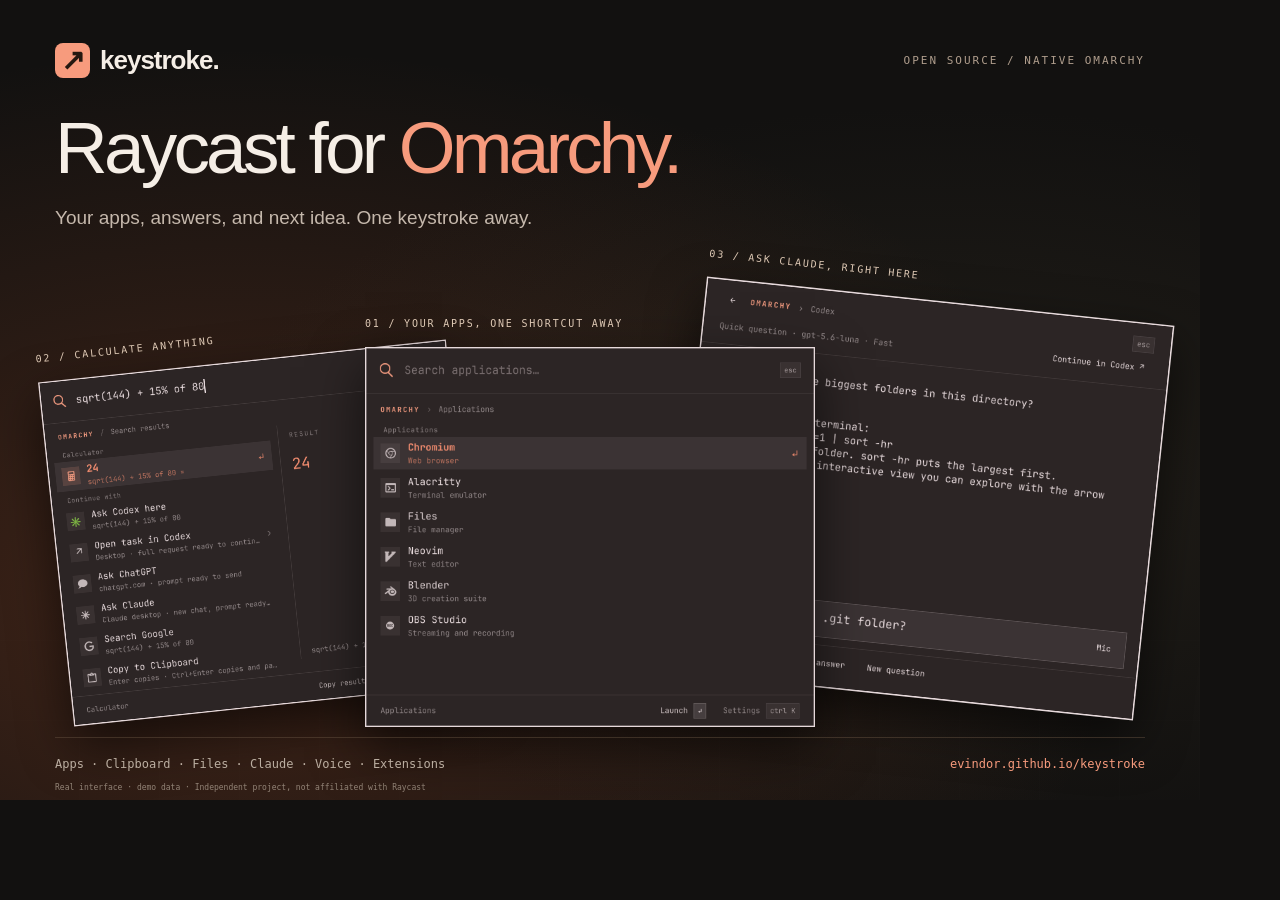
<file: tools/showcase/social.html>
<!doctype html><html lang="en"><head><meta charset="utf-8"><title>Keystroke share cards</title><style>
*{box-sizing:border-box}body{margin:0;color:#f5eee6;background:#121110;font-family:Arial,Helvetica,sans-serif;-webkit-font-smoothing:antialiased}.canvas{position:relative;width:1200px;height:800px;overflow:hidden;background:radial-gradient(ellipse at 78% 60%,#42392a55,transparent 55%),radial-gradient(ellipse at 20% 75%,#aa502b50,transparent 65%),#121110}.canvas:before{content:'';position:absolute;inset:0;background:repeating-linear-gradient(0deg,transparent 0px,transparent 79px,#ffffff04 80px),repeating-linear-gradient(90deg,transparent 0px,transparent 79px,#ffffff04 80px);mask-image:linear-gradient(transparent,#000)}.top{position:absolute;top:43px;left:55px;right:55px;display:flex;align-items:center;justify-content:space-between}.brand{font-size:26px;letter-spacing:-1px;font-weight:700;display:flex;align-items:center;gap:10px}.mark{background:#f79b7d;color:#241810;font-size:29px;line-height:34px;width:35px;height:35px;text-align:center;border-radius:8px}.eyebrow{font:11px monospace;letter-spacing:2px;color:#af9d8c}.headline{position:absolute;left:55px;top:111px;z-index:4}.headline h1{font-size:73px;line-height:1;letter-spacing:-3.8px;font-weight:500;margin:0}.headline h1 span{color:#f79b7d}.headline p{font-size:19px;line-height:1.6;margin-top:19px;color:#c5b8ac}.window{position:absolute;box-shadow:0 20px 50px #0009;line-height:0}.window img{width:100%;height:auto}.window span{position:absolute;top:-29px;left:0;font:10px monospace;color:#dec9b5;letter-spacing:1.8px}.calc{width:410px;left:55px;top:360px;transform:rotate(-6deg);z-index:1}.ask{width:470px;right:45px;top:300px;transform:rotate(6deg);z-index:2}.launch{width:450px;left:365px;top:347px;z-index:3}.foot{position:absolute;left:55px;right:55px;bottom:29px;display:flex;align-items:center;justify-content:space-between;border-top:1px solid #66524077;padding-top:19px;font:12px monospace;color:#bbaea1;z-index:5}.foot strong{color:#f79b7d;font-weight:400}.legal{position:absolute;left:55px;bottom:8px;font:8px monospace;color:#948578}.key{font-size:11px;display:inline-block;border:1px solid #75634f;border-bottom-width:3px;padding:7px 10px;border-radius:4px;background:#2e261e;margin:0 3px;color:#dec3ab}.square{height:1200px}.square .headline h1{font-size:73px}.square .headline{top:117px}.square .window{width:480px;transform:none}.square .launch{left:55px;top:290px}.square .ask{left:665px;top:290px}.square .calc{left:55px;top:728px}.square .speak{left:665px;top:728px}.square .window img{height:auto}.square .window span{top:-25px}.square .foot{bottom:30px}.square .legal{bottom:9px}.social{height:630px}.social .top{top:30px}.social .headline{top:94px}.social .headline h1{font-size:61px}.social .headline p{font-size:17px;margin-top:13px}.social .calc{top:268px;width:330px;left:60px}.social .ask{top:230px;width:370px;right:52px}.social .launch{top:269px;width:350px;left:425px}.social .foot{bottom:22px;padding-top:15px;font-size:11px}.social .legal{display:none}.single{height:900px}.single .headline{top:113px}.single .headline h1{font-size:64px}.single .window{top:274px;left:280px;width:640px;transform:none}.single .window span{display:none}.single .headline p{font-size:20px}.single .foot{bottom:26px}.single .legal{display:none}
</style></head><body><div class="canvas" id="canvas"><div class="top"><div class="brand"><span class="mark">↗</span>keystroke.</div><span class="eyebrow">OPEN SOURCE / NATIVE OMARCHY</span></div><div class="headline"><h1>Raycast for <span>Omarchy.</span></h1><p>Your apps, answers, and next idea. One keystroke away.</p></div><div class="window calc"><span>02 / CALCULATE ANYTHING</span><img src="../../site/assets/screenshots/calculator.png" alt="Keystroke calculator"></div><div class="window ask"><span>03 / ASK CLAUDE, RIGHT HERE</span><img src="../../site/assets/screenshots/claude.png" alt="Claude conversation"></div><div class="window launch"><span>01 / YOUR APPS, ONE SHORTCUT AWAY</span><img src="../../site/assets/screenshots/apps.png" alt="Keystroke applications"></div><div class="foot"><span>Apps · Clipboard · Files · Claude · Voice · Extensions</span><strong>evindor.github.io/keystroke</strong></div><div class="legal">Real interface · demo data · Independent project, not affiliated with Raycast</div></div><script>
var params=new URLSearchParams(location.search),mode=params.get('mode')||'landscape',canvas=document.getElementById('canvas')
canvas.classList.add(mode)
if(mode==='square'){
 document.querySelector('.headline h1').innerHTML='One shortcut. <span>So much more.</span>'
 document.querySelector('.headline p').textContent='Raycast-style power for Omarchy. Native. Open source. Yours.'
 var voice=document.createElement('div');voice.className='window speak';voice.innerHTML='<span>04 / SAY IT. SEE IT.</span><img src="../../site/assets/screenshots/voice.png" alt="Voice control">';canvas.appendChild(voice)
 document.querySelector('.calc span').textContent='03 / CALCULATE ANYTHING';document.querySelector('.ask span').textContent='02 / CLAUDE IN YOUR PALETTE'
}
if(mode==='single'){
 var shots={claude:['Ask. Follow up. <span>Keep going.</span>','A full Claude conversation, right inside your Omarchy menu.'],voice:['Your voice. <span>Same superpowers.</span>','Hold your shortcut. Say it. Review it. Go.'],clipboard:['Copied. <span>Never lost.</span>','Your clipboard history, one shortcut away.'],calculator:['Skip <span>the mental math.</span>','Calculations, percentages, and conversions. Right in your menu.']}
 var name=params.get('shot')||'claude',copy=shots[name]
 document.querySelector('.headline h1').innerHTML=copy[0];document.querySelector('.headline p').textContent=copy[1]
 document.querySelectorAll('.window').forEach(function(x){x.remove()})
 var win=document.createElement('div');win.className='window';win.innerHTML='<img src="../../site/assets/screenshots/'+name+'.png" alt="Keystroke '+name+'">';canvas.appendChild(win)
}
</script></body></html>
</file>
<file: site/style.css>
:root{color-scheme:dark;--bg:#101010;--surface:#181717;--line:#30302e;--ink:#f1efeb;--muted:#aaa7a3;--accent:#f79b7d;--max:1200px;font-family:Arial,Helvetica,sans-serif;font-synthesis:none;scroll-behavior:smooth;scroll-padding-top:35px}
*{box-sizing:border-box}body{margin:0;background:var(--bg);color:var(--ink);-webkit-font-smoothing:antialiased}button,a{-webkit-tap-highlight-color:transparent}a{color:inherit;text-decoration:none}button{font:inherit;color:inherit;cursor:pointer}button:focus-visible,a:focus-visible,summary:focus-visible{outline:2px solid var(--accent);outline-offset:6px}p{line-height:1.65;color:var(--muted)}h1,h2,h3,p{margin:0}img{display:block;max-width:100%;height:auto}button{border:0}kbd,code,pre,.eyebrow,.feature-number{font-family:ui-monospace,SFMono-Regular,Consolas,'Liberation Mono',monospace}kbd{display:inline-block;padding:5px 9px;border:1px solid #4a4440;border-bottom:3px solid #4a4440;border-radius:5px;background:#24211f;color:#e1dcd5;font-size:13px;font-weight:400;white-space:nowrap}.wrap{width:min(var(--max),calc(100% - 80px));margin-inline:auto}.nav{height:100px;display:flex;align-items:center;justify-content:space-between}.brand{display:flex;align-items:center;font-weight:700;font-size:25px;letter-spacing:-1px}.mark{width:34px;height:34px;border-radius:8px;background:var(--accent);color:#17120e;display:inline-grid;place-items:center;font-size:29px;margin-right:10px;box-shadow:inset 0 0 0 1px #ffc3a766}.brand-dot{color:var(--accent)}nav{display:flex;gap:30px;align-items:center;font-size:14px}nav a{color:#c5c1bc}nav a:hover,.text-link:hover,footer a:hover{color:var(--accent)}nav .nav-install{padding:10px 16px;border:1px solid #51483f;border-radius:6px;color:var(--ink)}nav .nav-install span{margin-left:15px}.hero{text-align:center;padding-top:72px}.eyebrow{font-size:12px;font-weight:500;letter-spacing:2px;color:var(--accent);line-height:1.7}.status-dot{display:inline-block;width:6px;height:6px;background:var(--accent);border-radius:50%;vertical-align:middle;margin-right:9px;box-shadow:0 0 15px #f79b7d66}h1{font-size:clamp(48px,6.3vw,86px);line-height:1.03;letter-spacing:-5px;font-weight:600;margin-top:24px}h1 span,.install h2 span{color:var(--accent)}.hero-copy{font-size:19px;margin-top:28px;line-height:1.65}.hero-actions{display:flex;justify-content:center;align-items:center;gap:28px;margin-top:30px}.button{display:inline-flex;align-items:center;justify-content:center;padding:16px 22px;border-radius:6px;font-size:15px;font-weight:600;gap:35px}.primary{background:var(--accent);color:#271811;box-shadow:inset 0 0 0 1px #ffd4bd55;transition:background .2s,transform .2s}.primary:hover{background:#ffb496;transform:translateY(-2px)}.text-link{font-size:14px;font-weight:500}.text-link span{margin-left:12px}.hero-art{height:630px;position:relative;margin-top:38px;isolation:isolate}.hero-art img{position:absolute;box-shadow:0 24px 70px #0009;outline:1px solid #b4816e33}.hero-front{width:570px;left:50%;top:45px;transform:translateX(-50%);z-index:3;border-radius:3px}.hero-back{width:490px;top:95px}.hero-back-left{left:0;transform:rotate(-9deg);z-index:1;opacity:.85}.hero-back-right{right:0;transform:rotate(9deg);z-index:2;opacity:.85}.orb{position:absolute;pointer-events:none;z-index:-1;border-radius:50%;filter:blur(75px)}.orb-one{width:750px;height:360px;left:15%;top:120px;background:#9c492748;transform:rotate(-15deg)}.orb-two{width:460px;height:250px;right:0;top:220px;background:#777c3929}.orbit{position:absolute;inset:60px 4% 80px;border:1px solid #47372d55;transform:rotate(-10deg);border-radius:50%;z-index:-1}.shortcut{position:absolute;bottom:12px;display:flex;justify-content:center;align-items:center;width:100%;gap:9px;color:#77736e;font-size:15px}.shortcut kbd{padding:9px 14px;font-size:15px;background:linear-gradient(#322c27,#201e1b);border-color:#625349;box-shadow:0 4px 16px #0005}.shortcut-caption{margin-left:9px;font-family:ui-monospace,monospace;font-size:12px}.hero-facts{display:flex;justify-content:center;gap:47px;border-bottom:1px solid var(--line);padding:45px 0;color:#a4a19b;font-size:13px}.hero-facts i{font-style:normal;color:var(--accent);margin-right:8px}.intro{display:flex;align-items:end;justify-content:space-between;padding:115px 0 50px;gap:55px}h2{font-size:clamp(32px,4vw,49px);line-height:1.1;letter-spacing:-2px;font-weight:500}.intro h2,.section-heading h2{margin-top:16px}.intro>p{max-width:410px;font-size:17px}.showcase{display:flex;flex-direction:column;gap:22px}.feature{background:var(--surface);border:1px solid var(--line);border-radius:13px;overflow:hidden}.feature-copy{padding:35px}.feature-number{font-size:11px;letter-spacing:1.8px;color:#c49c85;display:block;margin-bottom:20px}.feature h3{font-size:30px;line-height:1.15;letter-spacing:-1px;font-weight:500;margin-bottom:16px}.feature p{font-size:16px}.wide{display:grid;grid-template-columns:.82fr 1.18fr;align-items:center}.wide .feature-copy{padding:46px}.wide h3{font-size:40px;letter-spacing:-1.8px}.wide .stage{margin:28px 28px 28px 0;padding:30px;min-height:460px}.shot{position:relative;display:block;width:auto;text-align:left;background:none}.shot img{width:100%;box-shadow:0 16px 35px #0006;transition:transform .3s}.shot:hover img{transform:translateY(-4px)}.stage{padding:25px;border-radius:7px;background:#231e1b;overflow:hidden;display:flex;align-items:center;justify-content:center}.stage:before{content:'';position:absolute;inset:0;pointer-events:none;background-image:repeating-linear-gradient(0deg,transparent,transparent 39px,#ffffff03 40px),repeating-linear-gradient(90deg,transparent,transparent 39px,#ffffff03 40px)}.warm{background:radial-gradient(ellipse at 70% 0,#9c633e,transparent 80%),#38241c}.plum{background:radial-gradient(ellipse at 15% 0,#6a4a5b,transparent 85%),#342832}.sage{background:radial-gradient(ellipse at 80% 0,#626548,transparent 85%),#283528}.violet{background:radial-gradient(ellipse at 20% 0,#635479,transparent 85%),#322a40}.rust{background:radial-gradient(ellipse at 20% 0,#a7633c,transparent 85%),#4c3026}.ochre{background:radial-gradient(ellipse at 80% 0,#837239,transparent 85%),#3e3021}.teal{background:radial-gradient(ellipse at 0 0,#417369,transparent 85%),#223935}.olive{background:radial-gradient(ellipse at 90% 0,#767447,transparent 85%),#383d28}.zoom{position:absolute;right:12px;bottom:10px;background:#121212c9;border:1px solid #ffffff20;border-radius:50%;width:26px;height:26px;display:grid;place-items:center;font-size:14px;opacity:.8}.two-up{display:grid;grid-template-columns:1fr 1fr;gap:22px}.two-up .feature-copy{min-height:211px}.two-up .shot{margin:0 22px 22px;padding:26px}.feature-tag{display:inline-block;margin-top:24px;font-size:12px;color:#b8ab9d;border-top:1px solid #ffffff13;padding-top:18px}.key-hint{display:flex;align-items:center;flex-wrap:wrap;gap:7px;margin-top:24px;font-size:12px;color:var(--muted)}.key-hint span{margin-right:8px}.query-example{margin-top:24px;color:#cfc5bd;font-size:12px;font-family:ui-monospace,monospace;border:1px solid #4b413a;padding:12px;border-radius:5px;line-height:1.5}.query-example span{color:var(--accent);margin-right:6px}.voice-feature{grid-template-columns:1.18fr .82fr}.voice-feature .stage{margin:28px 0 28px 28px}.feature .small-copy{font-size:13px;margin-top:16px}.extension-feature .text-link{display:inline-block;margin-top:25px;color:var(--accent)}.details{padding:100px 0 0}.section-heading{display:flex;justify-content:space-between;gap:30px;align-items:end;margin-bottom:38px}.section-heading p{font-size:14px}.mini-grid{display:grid;grid-template-columns:repeat(3,1fr);gap:30px 24px}.mini{display:block;border-bottom:1px solid var(--line);padding-bottom:24px}.mini img{border-radius:5px;border:1px solid #6c574755;transition:transform .2s}.mini:hover img{transform:translateY(-4px)}.mini h3{font-size:18px;letter-spacing:-.3px;margin:19px 0 7px;display:flex;justify-content:space-between;font-weight:500}.mini h3 span{color:var(--accent)}.mini p{font-size:14px}.capture-note{font-size:12px;margin-top:27px;max-width:790px}.native{padding:115px 0;border-bottom:1px solid var(--line)}.native h2{margin-top:17px}.native-grid{display:grid;grid-template-columns:repeat(3,1fr);gap:65px;margin-top:45px}.native-grid>div>span{font-size:26px;color:var(--accent)}.native-grid h3{font-size:19px;font-weight:500;margin:18px 0 10px}.native-grid p{font-size:15px}.install{padding:110px 100px;text-align:center}.install h2{font-size:58px;letter-spacing:-2.5px;margin:20px 0}.install-heading>p:last-child{font-size:14px}.command-box{margin:36px 0 20px;border:1px solid #645041;background:linear-gradient(110deg,#2b211b,#1b1a18);border-radius:9px;text-align:left;box-shadow:0 0 80px #a05a1810}.command-top{display:flex;align-items:center;justify-content:space-between;padding:14px 20px;border-bottom:1px solid #64504155}.command-top>span{font-family:ui-monospace,monospace;font-size:11px;letter-spacing:1px;color:#aa9e90}.copy-button{background:transparent;font-size:12px;color:#f2c2a5;padding:6px}.copy-button span{margin-left:10px}pre{white-space:pre-wrap;overflow-wrap:anywhere;font-size:14px;line-height:1.7;text-align:left}.command-box pre{padding:25px 23px;margin:0;color:#f5c6a6}.after-install{font-size:14px}.after-install kbd{margin:0 5px}.setup-grid{display:grid;grid-template-columns:1fr 1fr;gap:0 24px;text-align:left;margin-top:50px;align-items:start}details{border-top:1px solid var(--line);padding:20px 0}summary{list-style:none;font-size:15px;cursor:pointer;display:flex;justify-content:space-between;gap:18px;line-height:1.4}summary::-webkit-details-marker{display:none}summary span{color:var(--accent);font-size:18px}details[open] summary span{transform:rotate(45deg)}details p{font-size:14px;margin-top:18px}details pre{font-size:12px;background:#201e1b;padding:13px;border-radius:5px}details a{display:inline-block;margin-top:15px;font-size:13px;color:var(--accent)}.install-note{font-size:12px;text-align:left;margin-top:25px}.install-note a{text-decoration:underline;text-underline-offset:3px}footer{padding:37px 0 45px;border-top:1px solid var(--line);display:flex;justify-content:space-between;gap:30px}footer .brand{font-size:22px}footer .mark{width:29px;height:29px;font-size:24px}footer p{font-size:12px;margin-top:17px}footer>div:last-child{text-align:right}footer>div:last-child>a{font-size:13px;margin-left:24px}dialog{background:#191716;color:var(--ink);border:1px solid #665248;border-radius:8px;padding:20px;max-width:min(1100px,95vw);max-height:95vh}dialog::backdrop{background:#000d;backdrop-filter:blur(9px)}.lightbox-bar{display:flex;align-items:center;justify-content:space-between;gap:20px;margin-bottom:15px}.lightbox-bar h2{font-size:18px;letter-spacing:0}.lightbox-bar button{font-size:13px;background:transparent}dialog img{width:auto;max-height:calc(90vh - 110px);margin:auto}dialog p{text-align:center;font-size:12px;margin-top:13px}.skip{position:fixed;left:20px;top:-100px;z-index:10;padding:15px;background:var(--accent);color:#15110e}.skip:focus{top:10px}.sr-only{position:absolute;width:1px;height:1px;margin:-1px;padding:0;overflow:hidden;clip:rect(0,0,0,0);white-space:nowrap;border:0}
@media(min-width:1600px){:root{--max:1260px}}
@media(max-width:1000px){.wrap{width:calc(100% - 48px)}.hero{padding-top:50px}h1{letter-spacing:-3px}.hero-art{height:560px}.hero-front{width:53%;top:65px}.hero-back{width:46%;top:110px}.hero-facts{gap:25px;font-size:12px}.wide .feature-copy{padding:28px}.wide h3{font-size:32px}.wide .stage{min-height:0;padding:18px;margin:22px 22px 22px 0}.voice-feature .stage{margin:22px 0 22px 22px}.install{padding-inline:40px}.intro>p{max-width:350px}.feature h3{font-size:26px}.two-up .feature-copy{min-height:235px}.native-grid{gap:30px}}
@media(max-width:700px){.wrap{width:calc(100% - 36px)}.nav{height:78px}.brand{font-size:22px}nav{gap:18px}nav>a:first-child,nav>a:nth-child(2){display:none}nav .nav-install{padding:8px 11px}.hero{padding-top:43px}.eyebrow{font-size:10px;letter-spacing:1.4px}h1{font-size:48px;letter-spacing:-2.5px;line-height:1.07}.hero-copy{font-size:16px;margin-top:23px}.hero-actions{gap:20px;flex-direction:column;margin-top:25px}.button{padding:14px 20px}.hero-art{height:390px;margin-top:25px}.hero-front{width:81%;top:37px}.hero-back{width:64%;top:65px}.hero-back-left{left:-1%}.hero-back-right{right:-1%}.orb-one{left:0;width:100%;height:250px;top:30px;filter:blur(35px)}.orb-two{width:70%;height:200px;top:80px;filter:blur(35px)}.orbit{inset:35px 0 80px}.shortcut{bottom:10px;gap:7px}.shortcut-caption{font-size:10px;margin-left:3px}.shortcut kbd{font-size:12px;padding:7px 10px}.hero-facts{display:grid;grid-template-columns:1fr 1fr;gap:20px 10px;padding:25px 0;font-size:11px;text-align:left}.intro{padding:70px 0 30px;display:block}.intro>p{margin-top:25px;max-width:none;font-size:16px}h2{font-size:36px;letter-spacing:-1.5px}.wide,.voice-feature{display:flex;flex-direction:column;align-items:stretch}.feature-copy,.wide .feature-copy{padding:28px}.feature h3,.wide h3{font-size:31px;letter-spacing:-1px}.feature-number{margin-bottom:16px}.feature p{font-size:15px}.wide .stage,.voice-feature .stage,.two-up .shot{margin:0 16px 16px;padding:20px}.voice-feature .feature-copy{order:-1}.two-up{grid-template-columns:1fr;gap:18px}.two-up .feature-copy{min-height:0}.showcase{gap:18px}.feature-tag{margin-top:20px}.mini-grid{grid-template-columns:1fr 1fr;gap:27px 15px}.mini h3{font-size:15px;line-height:1.3;gap:8px}.mini p{font-size:12px}.mini{padding-bottom:17px}.details{padding-top:70px}.section-heading{display:block}.section-heading>p{margin-top:19px}.native{padding:70px 0}.native-grid{grid-template-columns:1fr;gap:30px;margin-top:30px}.native-grid h3{margin:12px 0 8px}.install{padding:70px 0}.install h2{font-size:43px;letter-spacing:-2px}.command-top{padding:11px 14px}.command-box pre{padding:20px 16px;font-size:13px}.command-top>span{font-size:10px}.copy-button{font-size:11px}.setup-grid{grid-template-columns:1fr;margin-top:35px}footer{flex-direction:column;padding-top:30px}footer>div:last-child{text-align:left}footer>div:last-child>a{margin:0 20px 0 0}footer p{font-size:11px}.lightbox-bar h2{font-size:15px}dialog{padding:12px}.lightbox-bar button{font-size:12px}}
@media(max-width:380px){h1{font-size:42px}.hero-art{height:335px}.shortcut-caption{display:none}.mini-grid{grid-template-columns:1fr}.hero-facts{font-size:10px}}
@media(prefers-reduced-motion:reduce){:root{scroll-behavior:auto}*,*:before,*:after{transition:none!important;animation:none!important}}

.native-shot{display:inline-block;color:var(--accent);font-size:13px;margin-top:16px}

/* The usage guide (guide/) */
.guide-hero{padding-top:64px;text-align:center}.guide-hero h1{font-size:clamp(42px,5.4vw,72px);letter-spacing:-3.5px}.guide-hero .hero-copy{max-width:760px;margin-inline:auto}.toc{display:grid;grid-template-columns:repeat(3,1fr);gap:28px 40px;margin-top:48px;padding:34px 0 40px;border-top:1px solid var(--line);border-bottom:1px solid var(--line);text-align:left}.toc h2{font-family:ui-monospace,SFMono-Regular,Consolas,'Liberation Mono',monospace;font-size:11px;letter-spacing:1.8px;text-transform:uppercase;color:#c49c85;font-weight:500;margin-bottom:10px}.toc a{display:block;font-size:14px;color:#c5c1bc;padding:4px 0}.toc a:hover{color:var(--accent)}.guide-body{display:flex;flex-direction:column;gap:22px;padding-top:40px}.group{font-size:clamp(28px,3.4vw,40px);letter-spacing:-1.5px;margin:70px 0 6px}.group:first-child{margin-top:0}.topic{background:var(--surface);border:1px solid var(--line);border-radius:13px;overflow:hidden;display:grid;grid-template-columns:.9fr 1.1fr;align-items:center;scroll-margin-top:24px}.topic:nth-of-type(even){grid-template-columns:1.1fr .9fr}.topic:nth-of-type(even) .topic-copy{order:2}.topic-copy{padding:38px 40px}.topic h3{font-size:30px;line-height:1.15;letter-spacing:-1px;font-weight:500;margin-bottom:16px}.topic p{font-size:15px}.topic p+p{margin-top:14px}.topic code{font-size:13px;color:#f2c2a5;background:#ffffff0c;padding:2px 6px;border-radius:4px}.topic kbd{font-size:11px;padding:3px 7px;border-bottom-width:2px}.try{margin-top:22px;border-left:3px solid var(--accent);padding:12px 16px;background:#ffffff06;border-radius:0 6px 6px 0;color:#e1dcd5;font-size:15px}.try b{display:block;font-family:ui-monospace,SFMono-Regular,Consolas,'Liberation Mono',monospace;font-size:11px;letter-spacing:1.8px;color:var(--accent);margin-bottom:6px;font-weight:500}.topic .stage{margin:24px 24px 24px 0;padding:24px;min-height:0}.topic:nth-of-type(even) .stage{margin:24px 0 24px 24px}.shots{display:grid;gap:12px;margin:24px 24px 24px 0}.topic:nth-of-type(even) .shots{margin:24px 0 24px 24px}.shots .stage{margin:0;padding:18px}.keys{border-collapse:collapse;width:100%;margin-top:6px}.keys td{padding:7px 0;border-bottom:1px solid #ffffff10;font-size:13px;color:var(--muted);vertical-align:top}.keys td:first-child{white-space:nowrap;padding-right:16px;color:var(--ink)}.keys kbd{margin-right:2px}.bar-shot{margin:24px 24px 24px 0;padding:24px;border-radius:7px;background:#231e1b;display:flex;align-items:center}.topic:nth-of-type(even) .bar-shot{margin:24px 0 24px 24px}.bar-shot img{width:100%;max-width:420px;border-radius:4px;box-shadow:0 12px 30px #0006}.topic.build{grid-template-columns:1fr}.topic.build .topic-copy{order:0;max-width:820px}.topic.build a{color:var(--accent);text-decoration:underline;text-underline-offset:3px}.guide-end{padding:60px 0 80px;border-bottom:1px solid var(--line)}.guide-links{display:flex;flex-wrap:wrap;gap:24px;margin-top:22px;font-size:14px}.guide-links a{color:var(--accent)}
@media(max-width:1000px){.toc{grid-template-columns:1fr 1fr}.topic,.topic:nth-of-type(even){grid-template-columns:1fr}.topic:nth-of-type(even) .topic-copy{order:0}.topic .stage,.topic:nth-of-type(even) .stage,.shots,.topic:nth-of-type(even) .shots,.bar-shot,.topic:nth-of-type(even) .bar-shot{margin:0 24px 24px}.topic-copy{padding:28px}.topic h3{font-size:26px}}
@media(max-width:700px){.guide-hero{padding-top:40px}.toc{grid-template-columns:1fr;gap:22px;margin-top:32px}.group{margin-top:50px}.topic-copy{padding:22px}.topic .stage,.shots,.bar-shot{margin:0 16px 16px}.shots .stage{padding:14px}.keys td:first-child{white-space:normal}}
</file>
